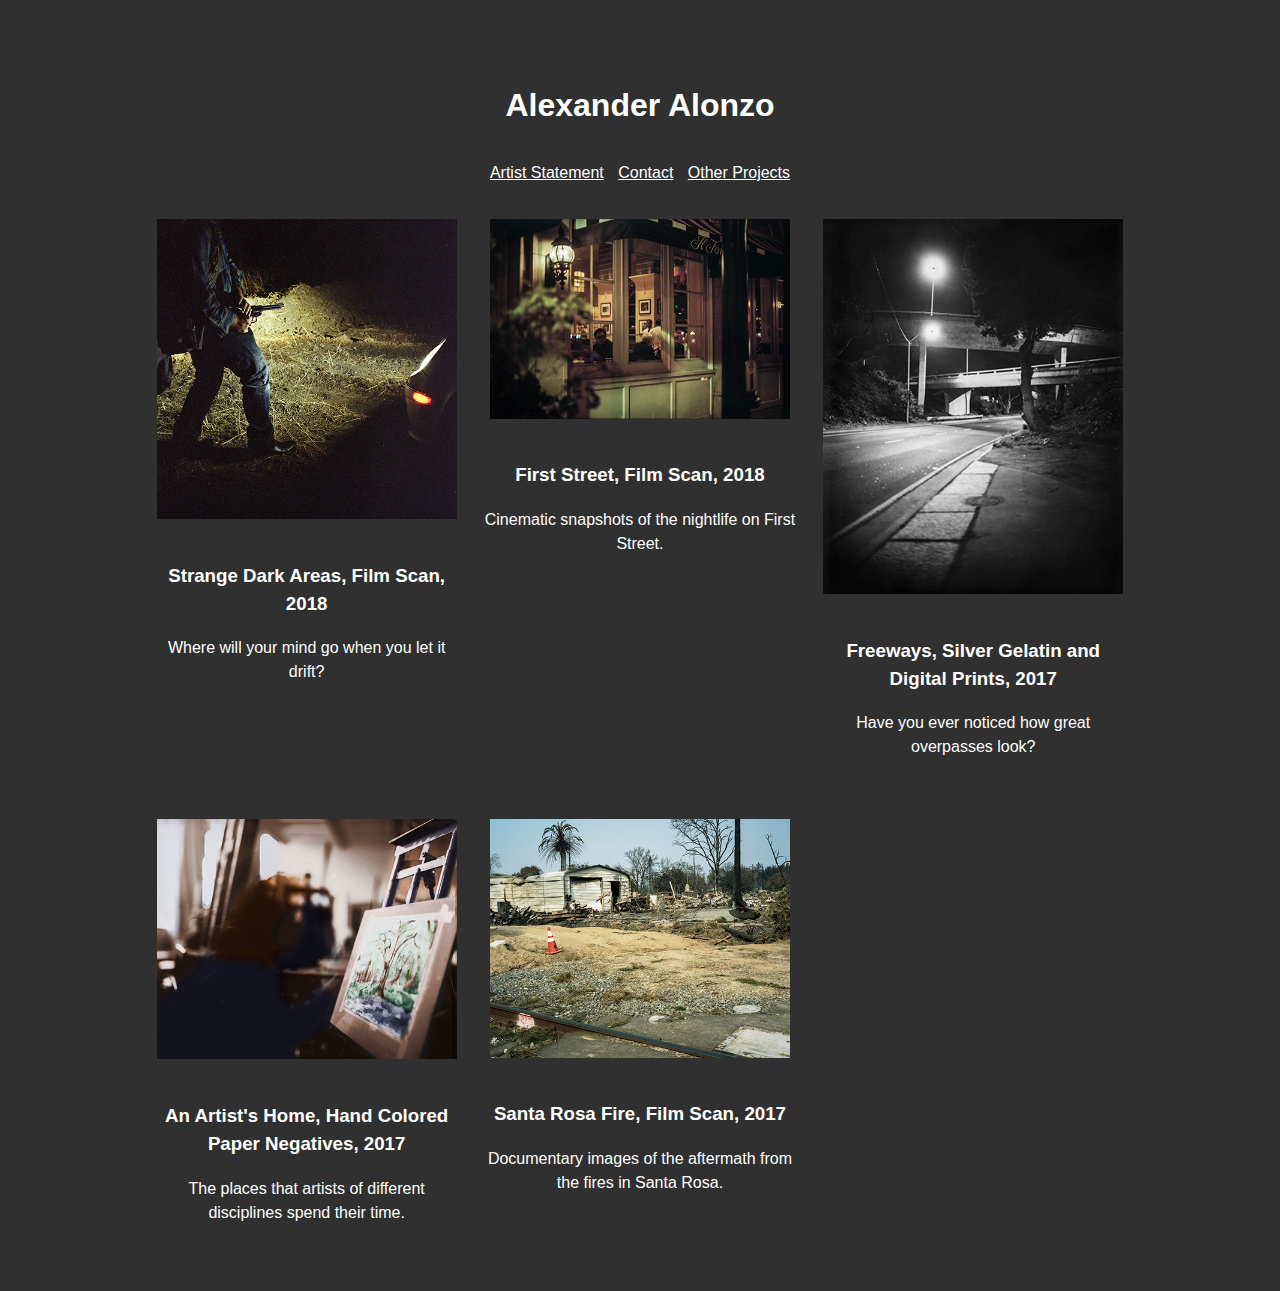
<file: index.html>
<!DOCTYPE html>
<html lang="en" dir="ltr">
  <head>
    <meta charset="utf-8">
    <link rel="stylesheet" type="text/css" href="css/main.css">
    <title> Alexander Alonzo Portfolio </title>
  </head>
  <body>

    <h1>Alexander Alonzo</h1>
    <div class="links">
    <a href="statement.html">Artist Statement</a>

    <a href="contact.html">Contact</a>

    <a href="otherprojects.html">Other Projects</a>

    <!-- <a href="art74.html">Art 74 Portfolio</a> -->
    </div>

    <div class="row">


    <div class="column">
    <a href="strangedarkareas.html">
    <img src="images/indeximages/alexportrait.jpg" alt="Fine Art" width="300"></a>
    <h3>Strange Dark Areas, Film Scan, 2018</h3>
    <p> Where will your mind go when you let it drift? </p>
    </div>

    <div class="column">
    <a href="firststreet.html"><img src="images/indeximages/firststreet.jpg" alt="street photography" alt="photography" alt="fine art" width="300"></a>
    <h3>First Street, Film Scan, 2018</h3>
    <p> Cinematic snapshots of the nightlife on First Street. </p>
    </div>


    <div class="column">
    <a href="freeways.html"><img src="images/indeximages/freeway.jpg" alt="Fine Art" alt="Freeway" alt="overpass" alt="bay area" width="300"></a>
    <h3> Freeways, Silver Gelatin and Digital Prints, 2017</h3>
    <p> Have you ever noticed how great overpasses look? </p>
    </div>

    </div>

    <div class="row">

    <div class="column">
    <a href="clientshoot.html"><img src="images/indeximages/clientshoot.jpg" alt="Fine Art" width="300"></a>
    <h3>An Artist's Home, Hand Colored Paper Negatives, 2017</h3>
    <p> The places that artists of different disciplines spend their time. </p>
    </div>

    <div class="column">
    <a href="santarosafire.html"><img src="images/indeximages/santarosafire.jpg" alt="Santa Rosa" alt="Fire" alt="Fine Art" width="300"></a>
    <h3> Santa Rosa Fire, Film Scan, 2017</h3>
    <p> Documentary images of the aftermath from the fires in Santa Rosa. </p>
  </div>

    </div>

    <!-- <div class="portfolio-item">
    <a href="strangedarkareas.html"><img src="images/indeximages/alexportrait.jpg" alt="Fine Art"></a>
    <h3>Strange Dark Areas, Color Film Scan, 2018</h3>
    <p> Where will your mind go when you let it drift? </p>
    </div>

    <div class="portfolio-item">
    <a href="firststreet.html"><img src="images/indeximages/firststreet.jpg" alt="street photography" alt="photography" alt="fine art"></a>
    <h3>First Street, Color Film Scan, 2018</h3>
    <p> Cinematic snapshots of the nightlife on First Street. </p>
    </div>

    <div class="portfolio-item">
    <a href="freeways.html"><img src="images/indeximages/freeway.jpg" alt="Fine Art" alt="Freeway" alt="overpass" alt="bay area"></a>
    <h3> Freeways, Silver Gelatin and Digital Prints, 2017</h3>
    <p> Have you ever noticed how great overpasses look? </p>
    </div>

    <div class="portfolio-item">
    <a href="clientshoot.html"><img src="images/indeximages/clientshoot.jpg" alt="Fine Art"></a>
    <h3> An Artist's Home, Hand Colored Paper Negatives, 2017</h3>
    <p> The places that artists of different disciplines spend their time. </p>
    </div>

    <div class="portfolio-item">
    <a href="santarosafire.html"><img src="images/indeximages/santarosafire.jpg" alt="Santa Rosa" alt="Fire" alt="Fine Art"></a>
    <h3> Santa Rosa Fire, Film Scans, 2017</h3>
    <p> Documentary images of the aftermath from the fires in Santa Rosa. </p>
  </div> -->

  </body>
</html>
</file>
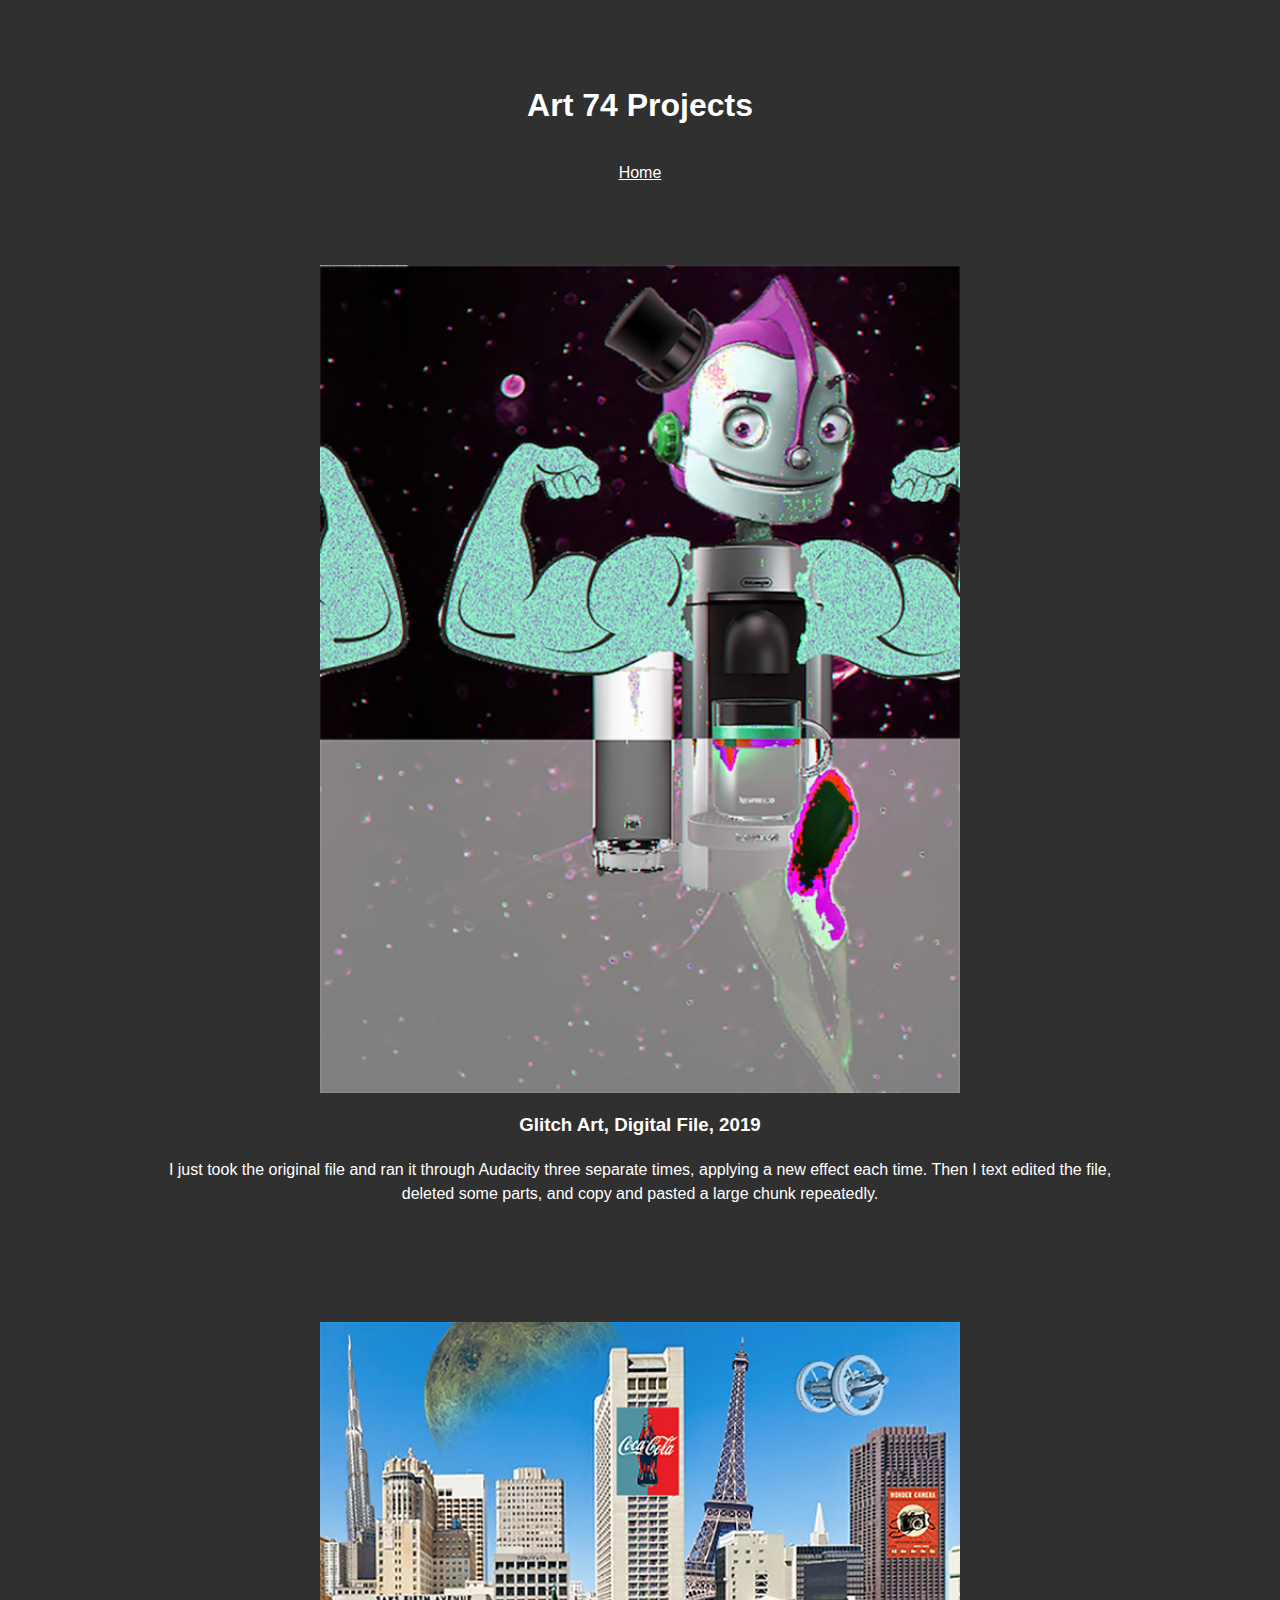
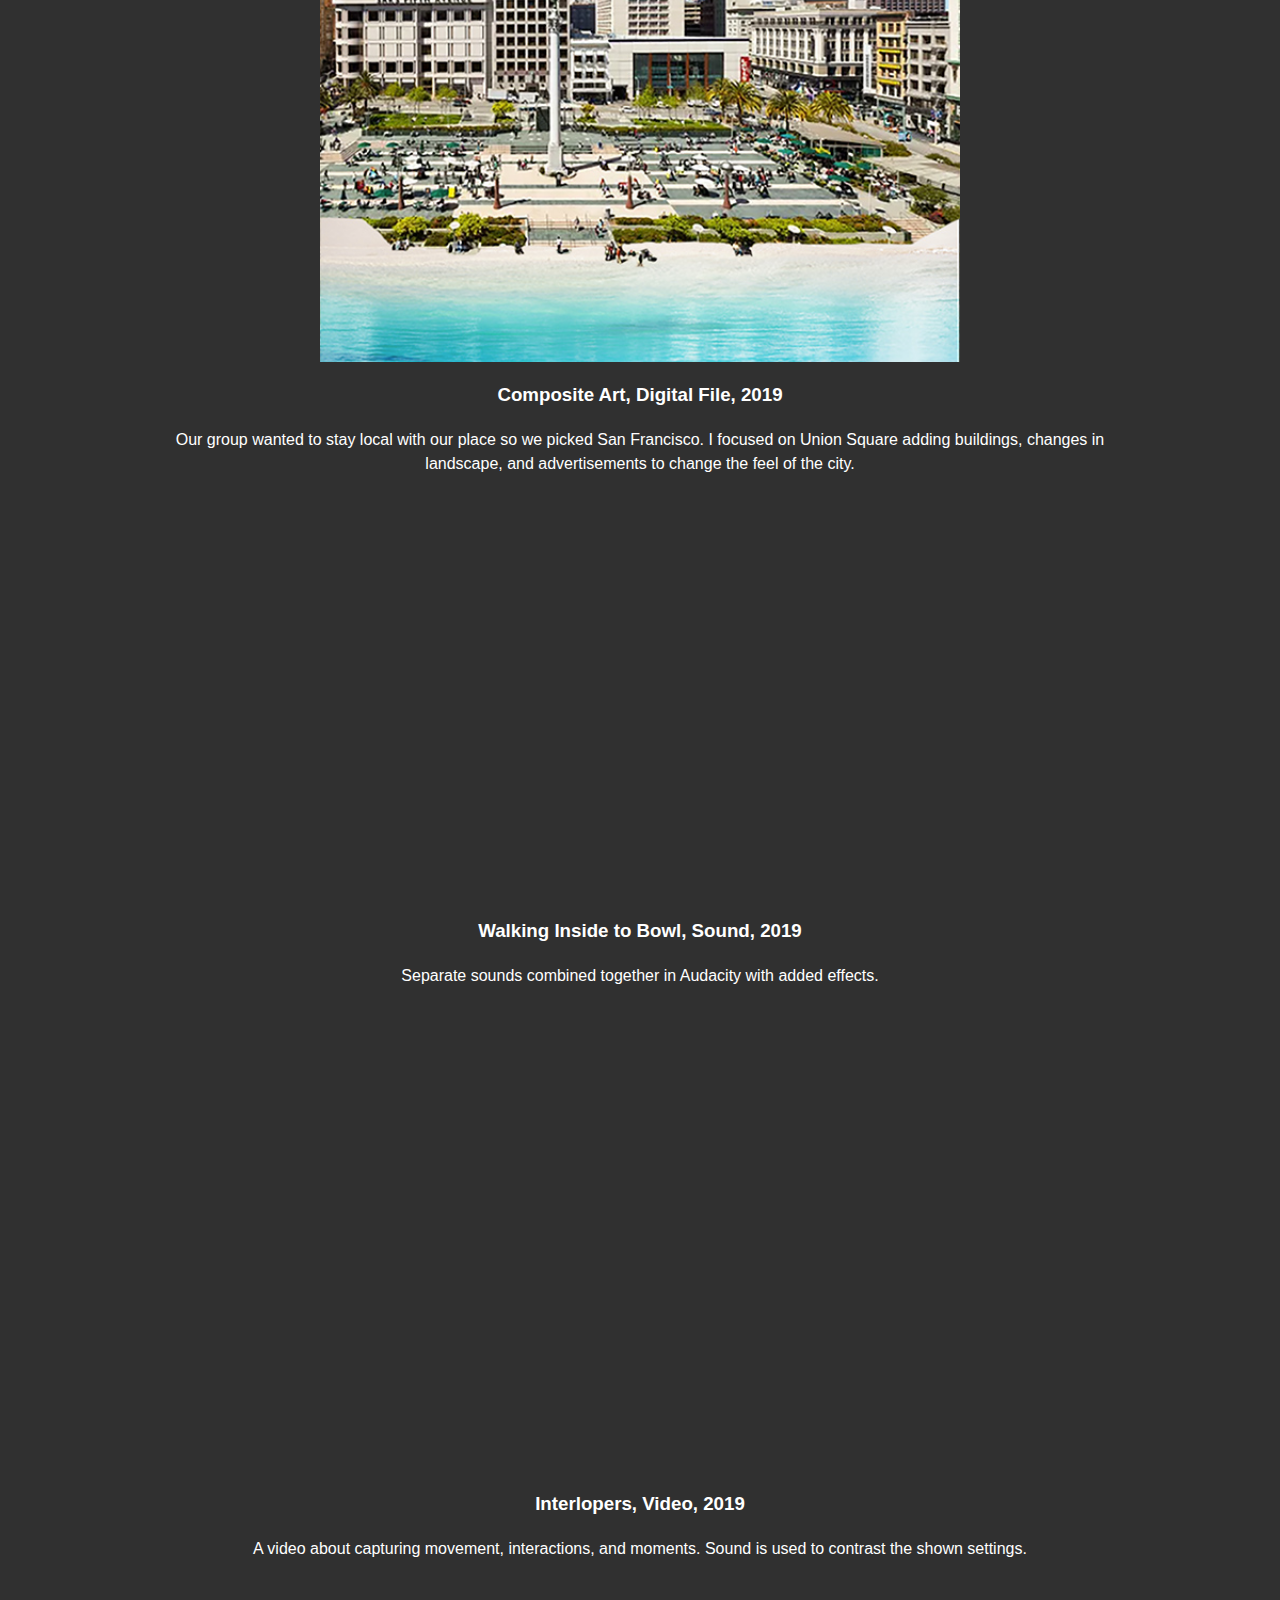
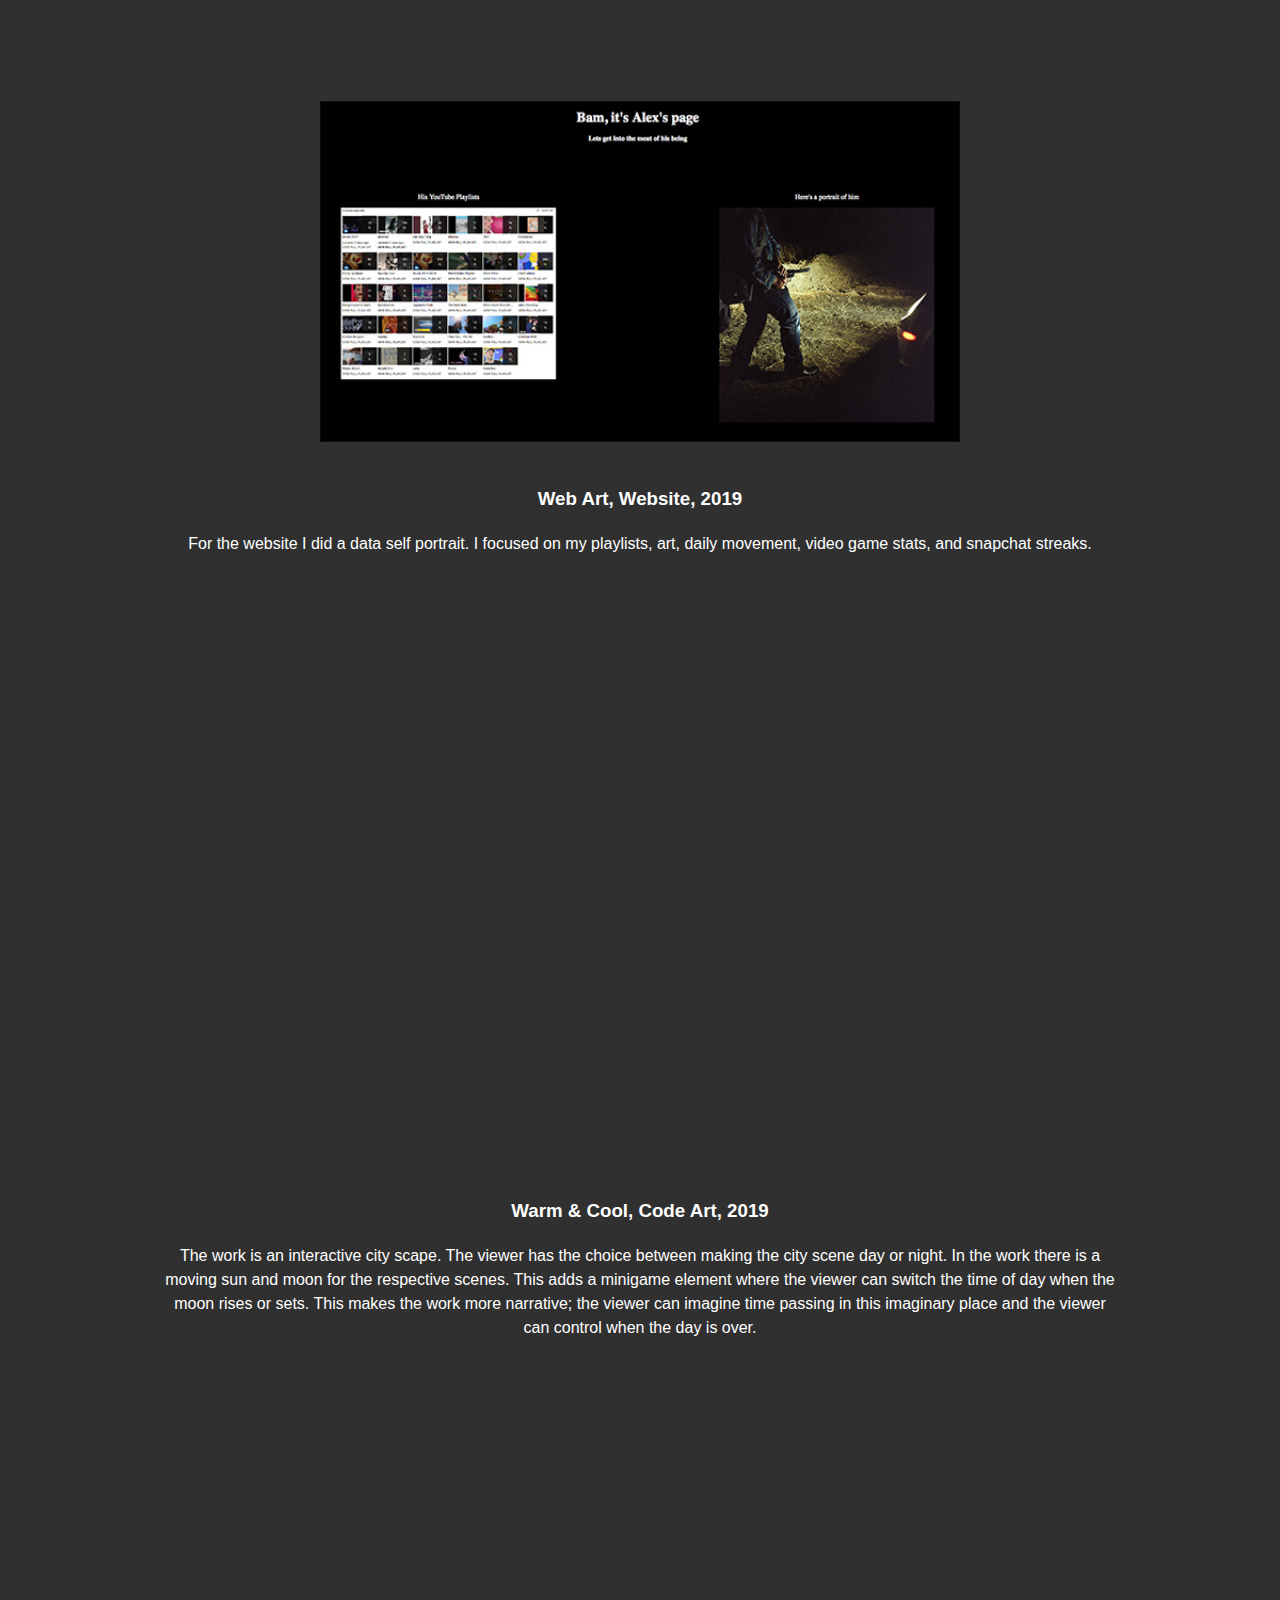
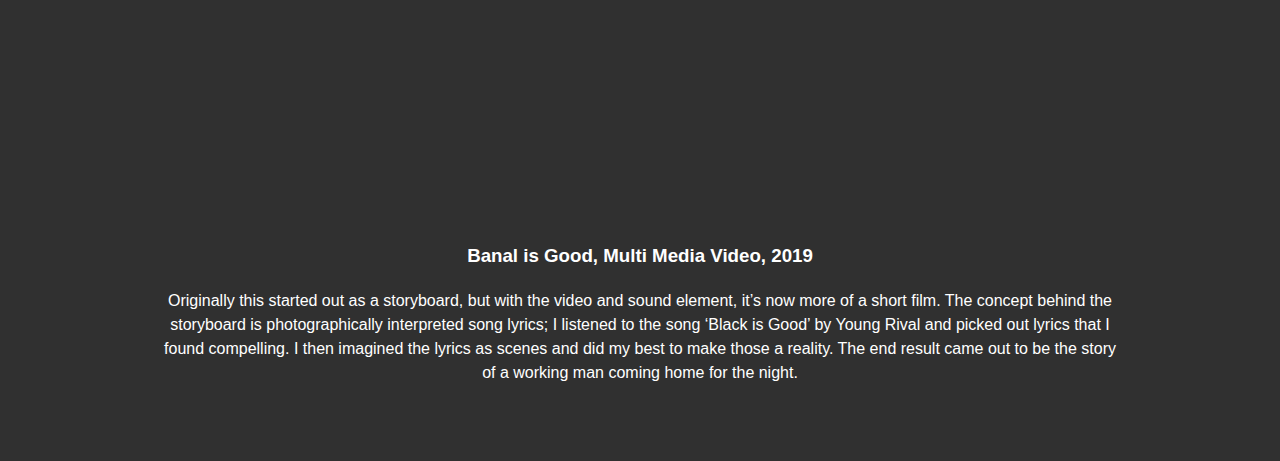
<file: art74.html>
<!DOCTYPE html>
<html lang="en" dir="ltr">
  <head>
    <meta charset="utf-8">
    <link rel="stylesheet" type="text/css" href="css/main.css">
    <title> Art 74 Portfolio </title>
  </head>
  <body>

    <h1>Art 74 Projects</h1>
    <a href="index.html"> Home </a>

    <div class="portfolio-item">
    <img src="images/art74/glitch.jpg" width="640" alt="Glitch Art">
    <h3>Glitch Art, Digital File, 2019</h3>
    <p> I just took the original file and ran it through Audacity three separate times, applying a new effect each time. Then I text edited the file, deleted some parts, and copy and pasted a large chunk repeatedly. </p>
    </div>

    <div class="portfolio-item">
    <img src="images/art74/composite.jpg" width="640" alt="Composite Art">
    <h3>Composite Art, Digital File, 2019</h3>
    <p> Our group wanted to stay local with our place so we picked San Francisco. I focused on Union Square adding buildings, changes in landscape, and advertisements to change the feel of the city.  </p>
    </div>

    <div class="portfolio-item">
    <iframe width="100%" height="300" scrolling="no" frameborder="no" allow="autoplay" src="https://w.soundcloud.com/player/?url=https%3A//api.soundcloud.com/tracks/581447616&color=%23ff5500&auto_play=false&hide_related=false&show_comments=true&show_user=true&show_reposts=false&show_teaser=true&visual=true"></iframe>
    <h3>Walking Inside to Bowl, Sound, 2019</h3>
    <p>Separate sounds combined together in Audacity with added effects.</p>
    </div>

    <div class="portfolio-item">
    <iframe src="https://player.vimeo.com/video/321682602" width="640" height="360" frameborder="0" webkitallowfullscreen mozallowfullscreen allowfullscreen></iframe>
    <h3>Interlopers, Video, 2019</h3>
    <p>A video about capturing movement, interactions, and moments. Sound is used to contrast the shown settings.</p>
    </div>

    <div class="portfolio-item">
    <a href="https://alexalonzo177.github.io/alex-annie-xin/alex.html"> <img src="images/art74/website.jpg" width="640" alt="Web Art"> </a>
    <h3>Web Art, Website, 2019</h3>
    <p> For the website I did a data self portrait. I focused on my playlists, art, daily movement, video game stats, and snapchat streaks. </p>
    </div>

    <div class="portfolio-item">
    <iframe src="https://editor.p5js.org/alonzo273/embed/Aiw01HQAy" width="600" height="500" frameborder="no" alt="Code Art"> </iframe>
    <h3>Warm & Cool, Code Art, 2019</h3>
    <p> The work is an interactive city scape. The viewer has the choice between making the city scene day or night. In the work there is a moving sun and moon for the respective scenes. This adds a minigame element where the viewer can switch the time of day when the moon rises or sets. This makes the work more narrative; the viewer can imagine time passing in this imaginary place and the viewer can control when the day is over. </p>
    </div>

    <div class="portfolio-item">
      <iframe src="https://player.vimeo.com/video/335804635" width="640" height="360" frameborder="0" allow="autoplay; fullscreen" allowfullscreen></iframe>
    <h3>Banal is Good, Multi Media Video, 2019</h3>
    <p>Originally this started out as a storyboard, but with the video and sound element, it’s now more of a short film. The concept behind the storyboard is photographically interpreted song lyrics; I listened to the song ‘Black is Good’ by Young Rival and picked out lyrics that I found compelling. I then imagined the lyrics as scenes and did my best to make those a reality. The end result came out to be the story of a working man coming home for the night.</p>
    </div>

  </body>
</html>
</file>
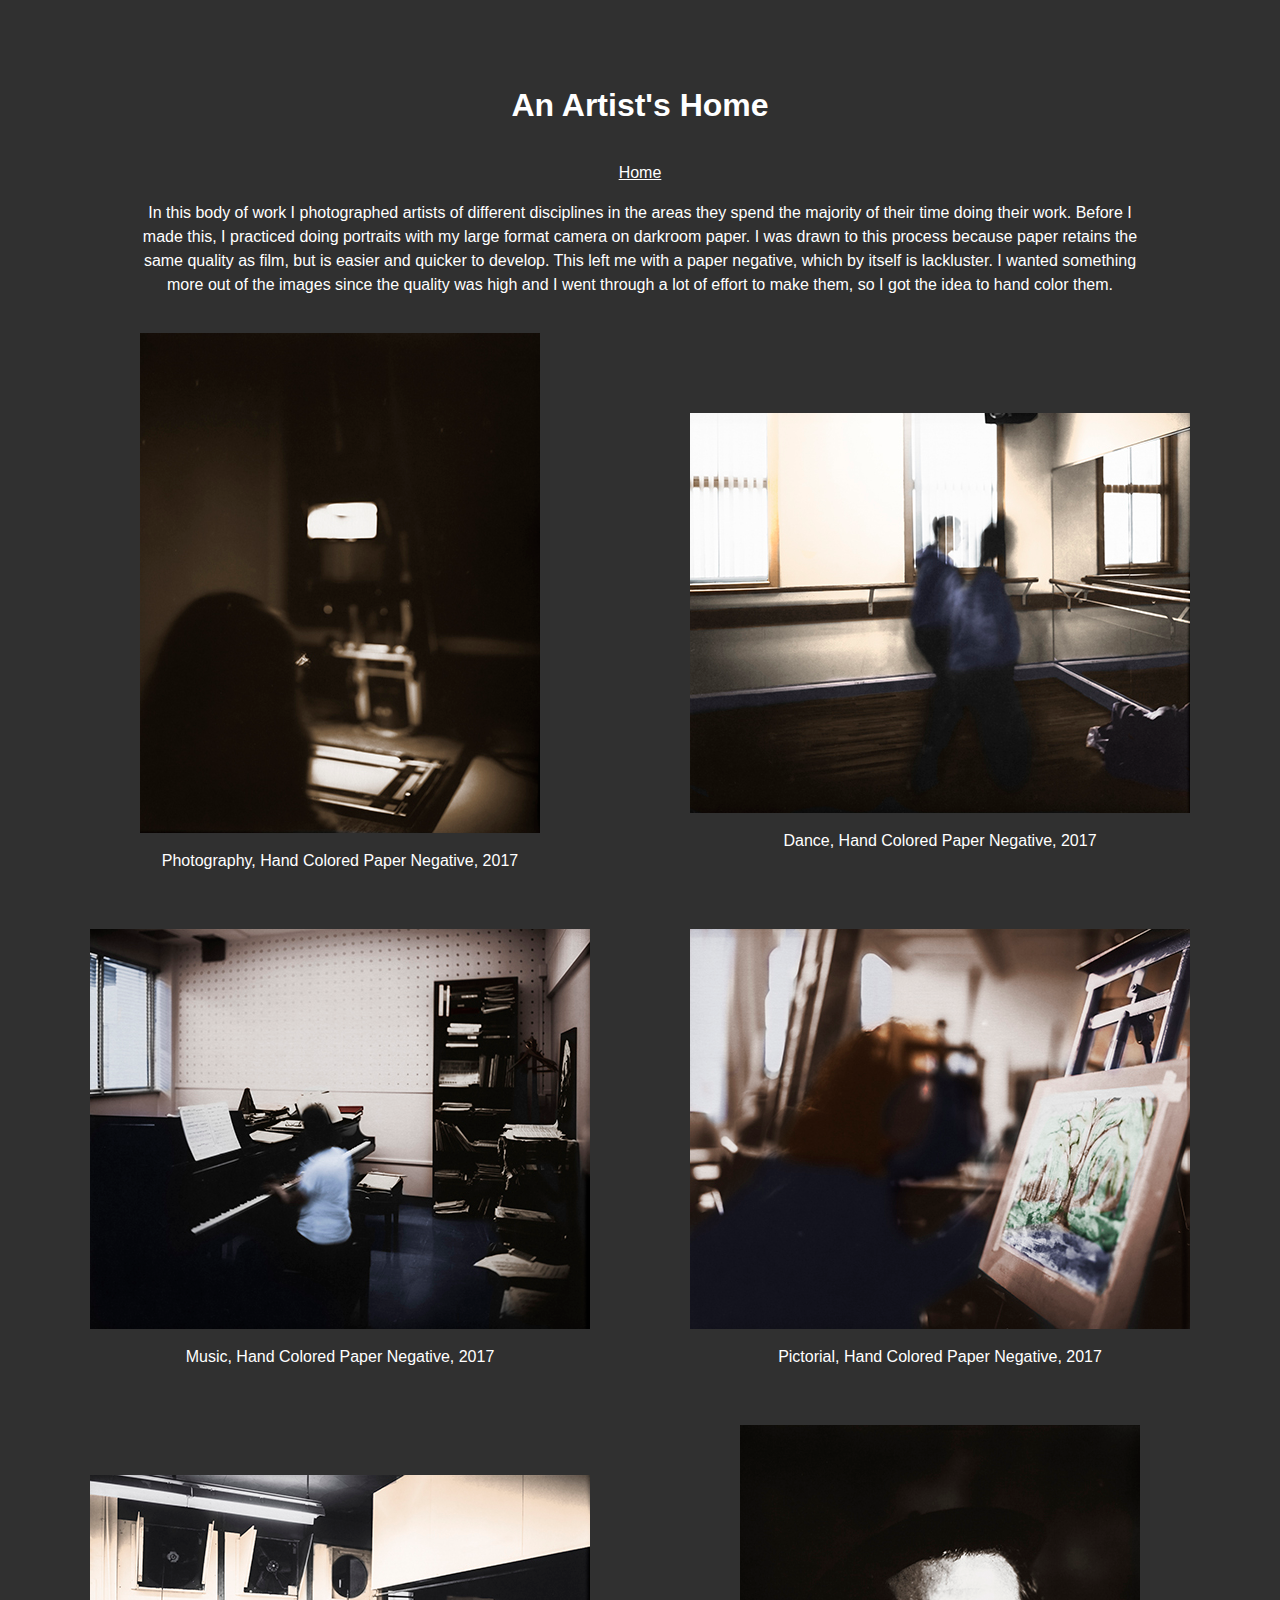
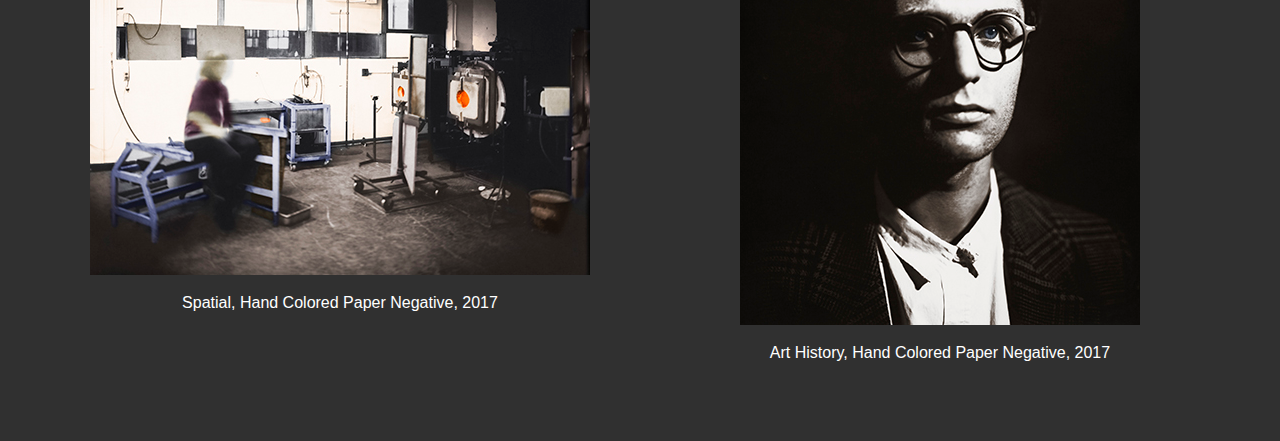
<file: clientshoot.html>
<!DOCTYPE html>

<html>

    <head>
        <title>An Artist's Home</title>
        <link rel="stylesheet" type="text/css" href="css/main.css" >
    </head>

    <body>
      <h1>An Artist's Home</h1>
        <a href="index.html"> Home </a>
      <p> In this body of work I photographed artists of different disciplines in the areas they spend the majority of their time doing their work. Before I made this, I practiced doing portraits with my large format camera on darkroom paper. I was drawn to this process because paper retains the same quality as film, but is easier and quicker to develop. This left me with a paper negative, which by itself is lackluster. I wanted something more out of the images since the quality was high and I went through a lot of effort to make them, so I got the idea to hand color them. </p>

    <div id="alexpage1">
      <img src="images/clientshoot/1.jpg" alt="Fine Art">
      <p> Photography, Hand Colored Paper Negative, 2017 </p>
    </div>

    <div id="alexLandscapeRight">
      <img src="images/clientshoot/2.jpg" alt="Fine Art">
      <p> Dance, Hand Colored Paper Negative, 2017 </p>
    </div>

    <div id="alexpage3">
      <p> </p>
    </div>

    <div id="alexpage1">
      <img src="images/clientshoot/3.jpg" alt="Fine Art">
      <p> Music, Hand Colored Paper Negative, 2017 </p>
    </div>

    <div id="alexpage2">
      <img src="images/clientshoot/4.jpg" alt="Fine Art">
      <p> Pictorial, Hand Colored Paper Negative, 2017 </p>
    </div>

    <div id="alexpage3">
      <p> </p>
    </div>

    <div id="alexLandscapeLeft">
      <img src="images/clientshoot/5.jpg" alt="Fine Art">
      <p> Spatial, Hand Colored Paper Negative, 2017 </p>
    </div>

    <div id="alexpage2">
      <img src="images/clientshoot/6.jpg" alt="Fine Art">
      <p> Art History, Hand Colored Paper Negative, 2017 </p>
    </div>

    <div id="alexpage3">
      <p> </p>
    </div>

    </body>

</html>
</file>
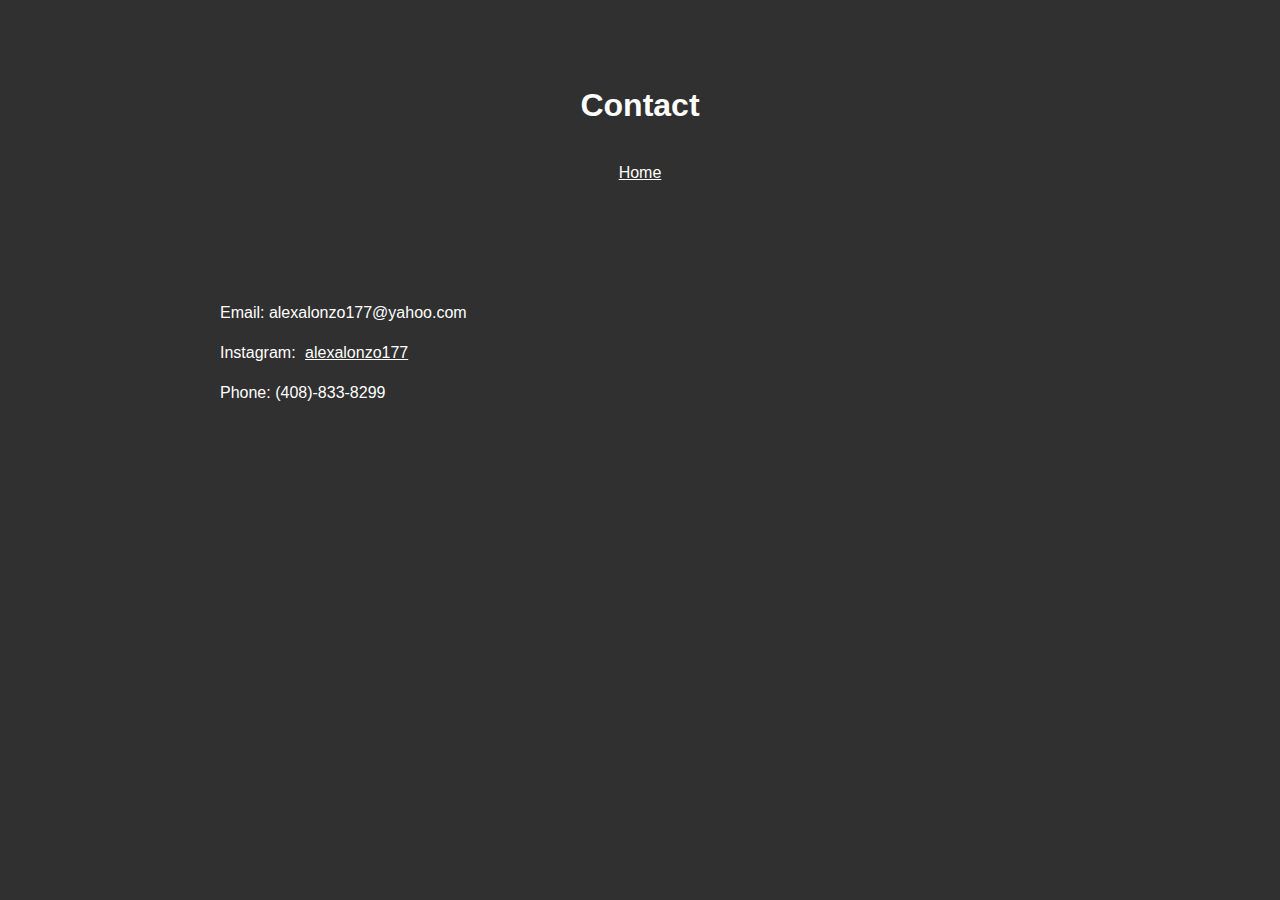
<file: contact.html>
<!DOCTYPE html>
<html lang="en" dir="ltr">
  <head>
    <meta charset="utf-8">
    <link rel="stylesheet" type="text/css" href="css/main.css">
    <title>Contact</title>
  </head>
  <body>
    <h1> Contact </h1>

    <a href="index.html"> Home </a>
    <!-- <a href="otherprojects.html"> Other Projects </a> -->

<div class="statement">

      <p>
      Email: alexalonzo177@yahoo.com
    </p>
    <p>
      Instagram: <a href="https://www.instagram.com/alexalonzo177/"> alexalonzo177 </a>
      </p>
      <p>
        Phone: (408)-833-8299
      </p>

</div>
  </body>
</html>
</file>
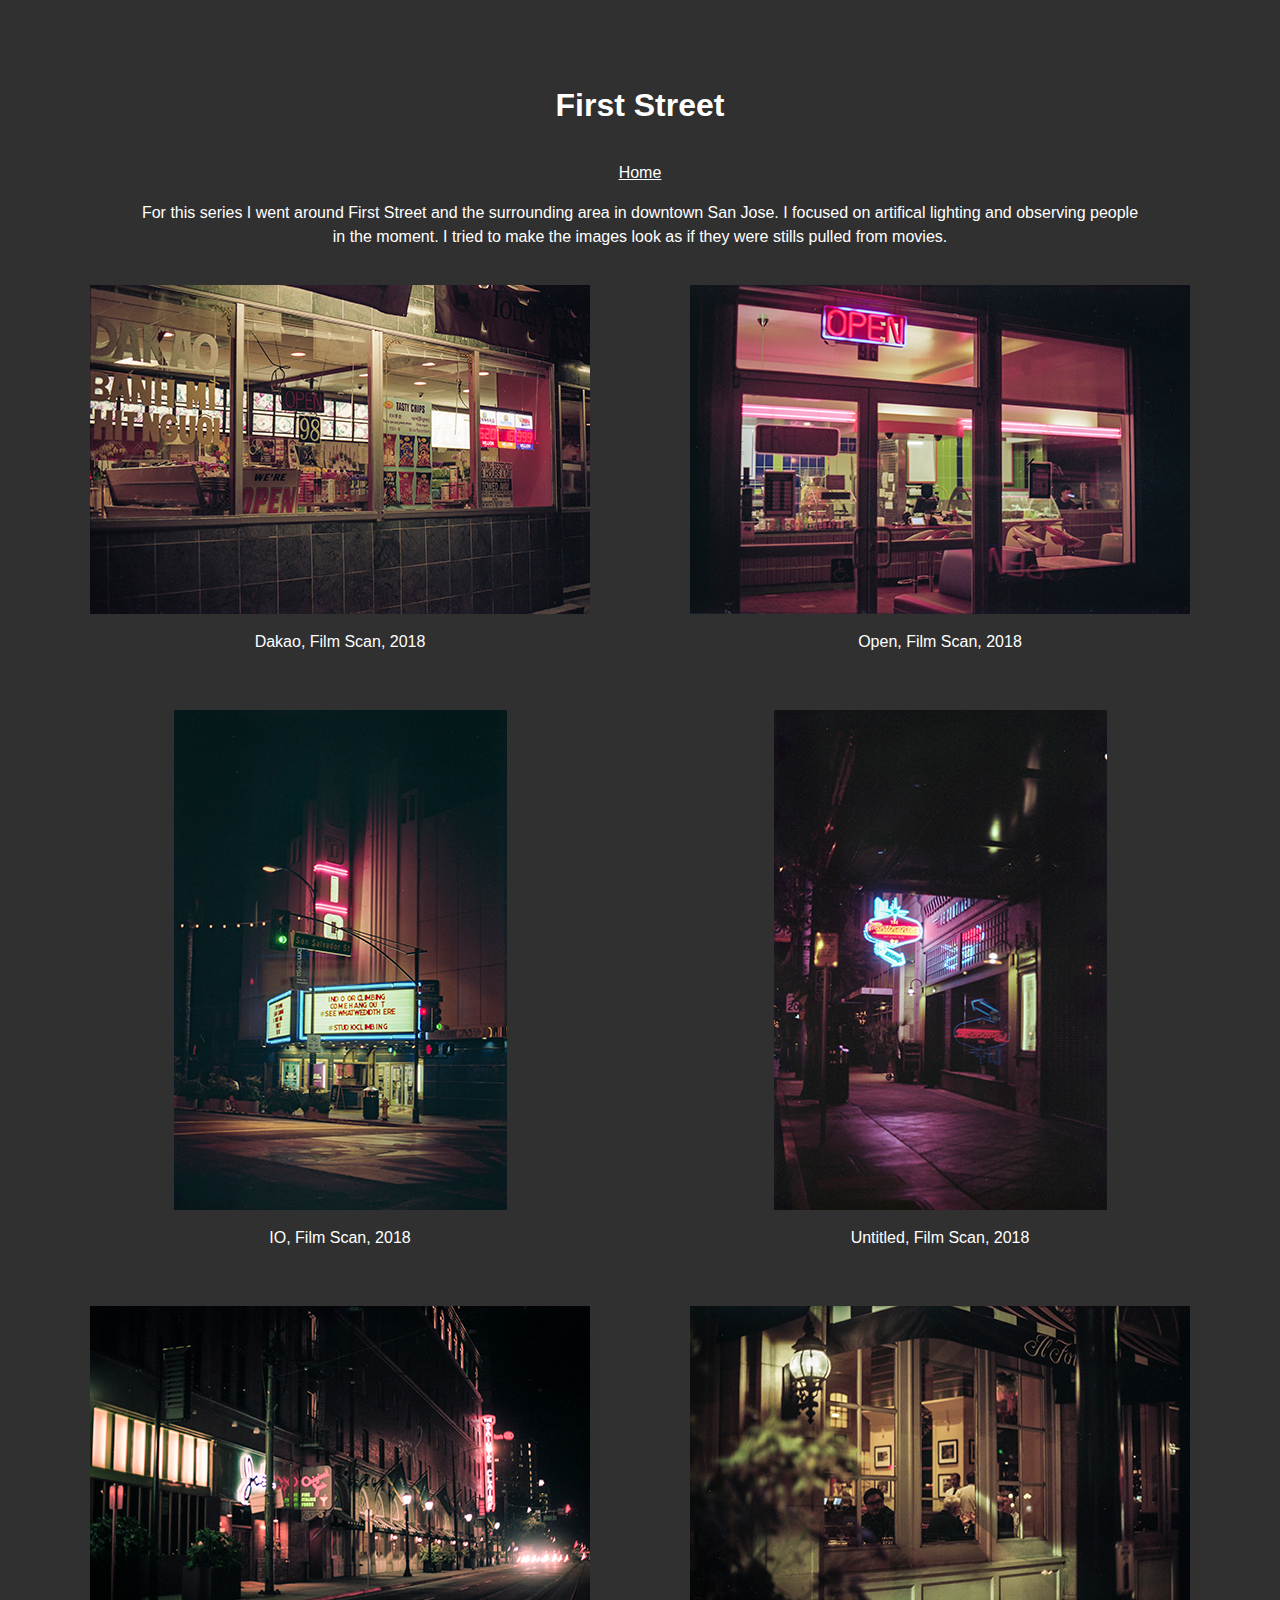
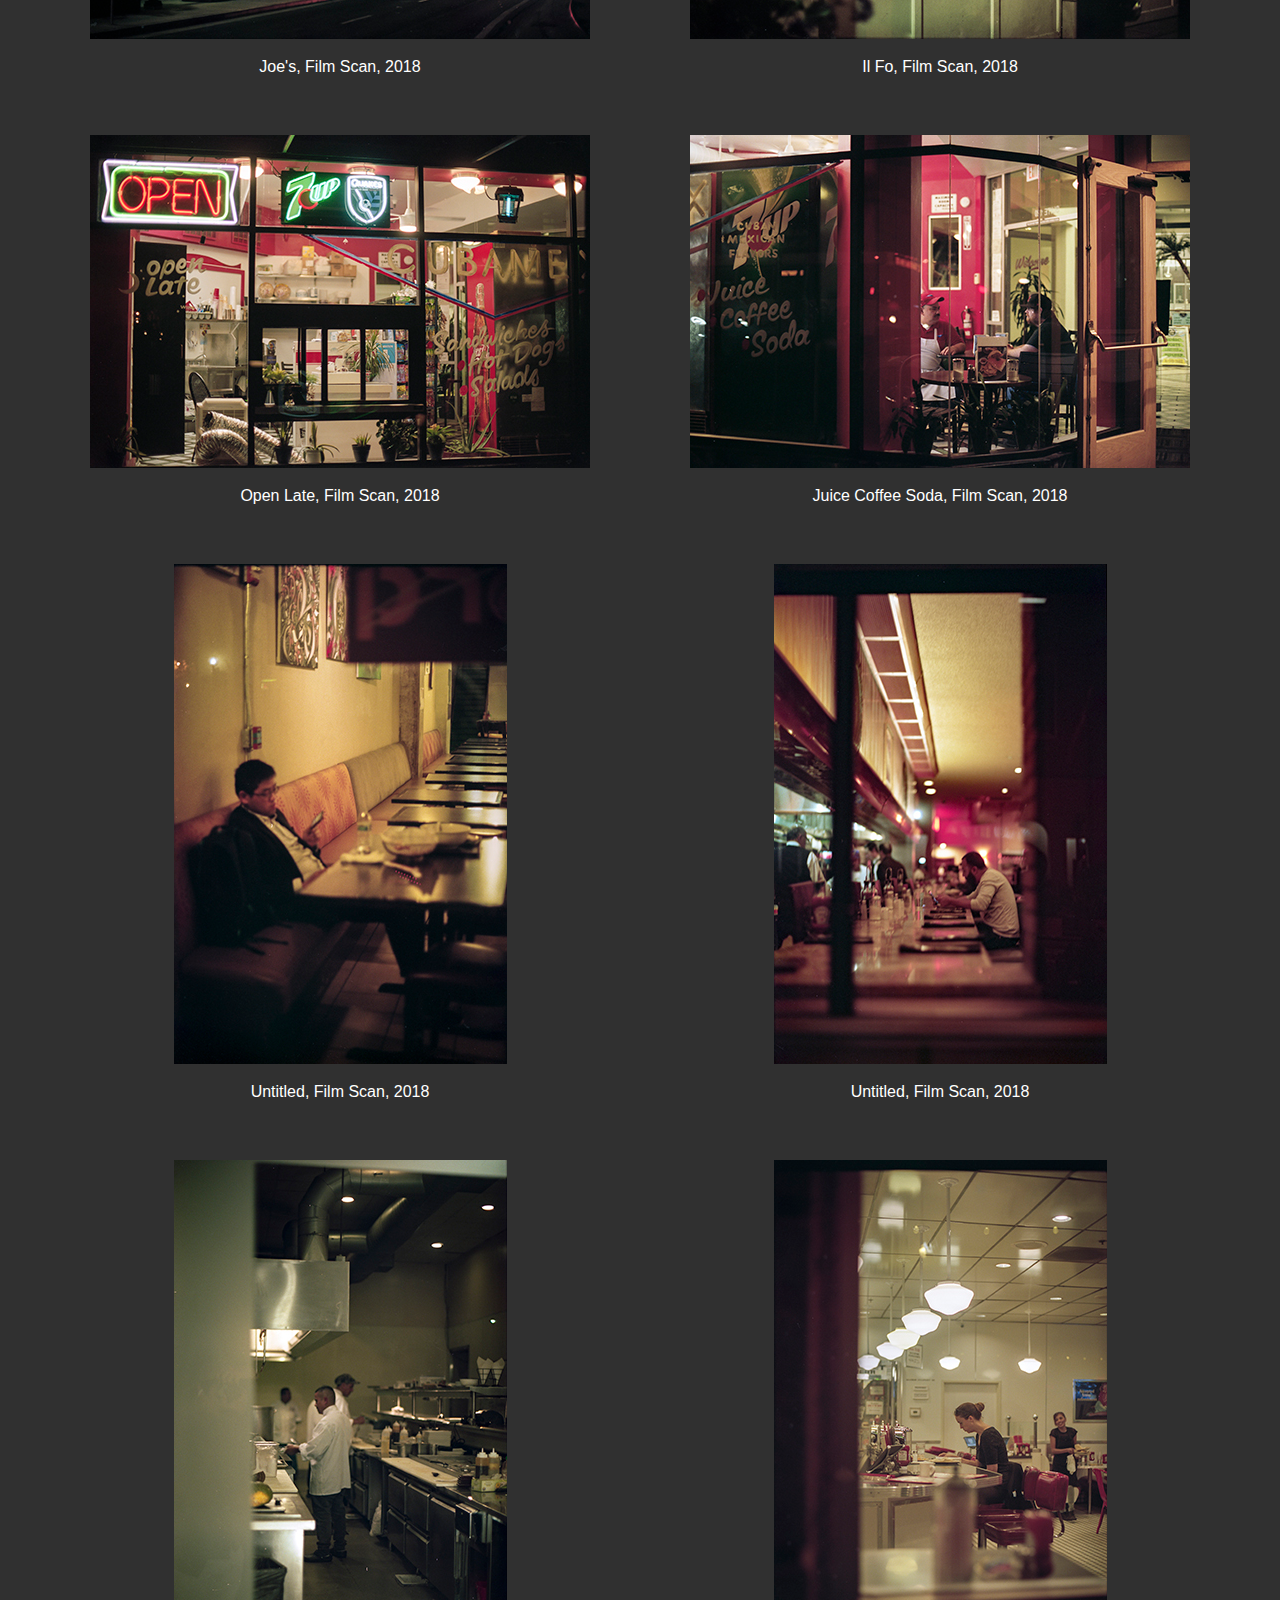
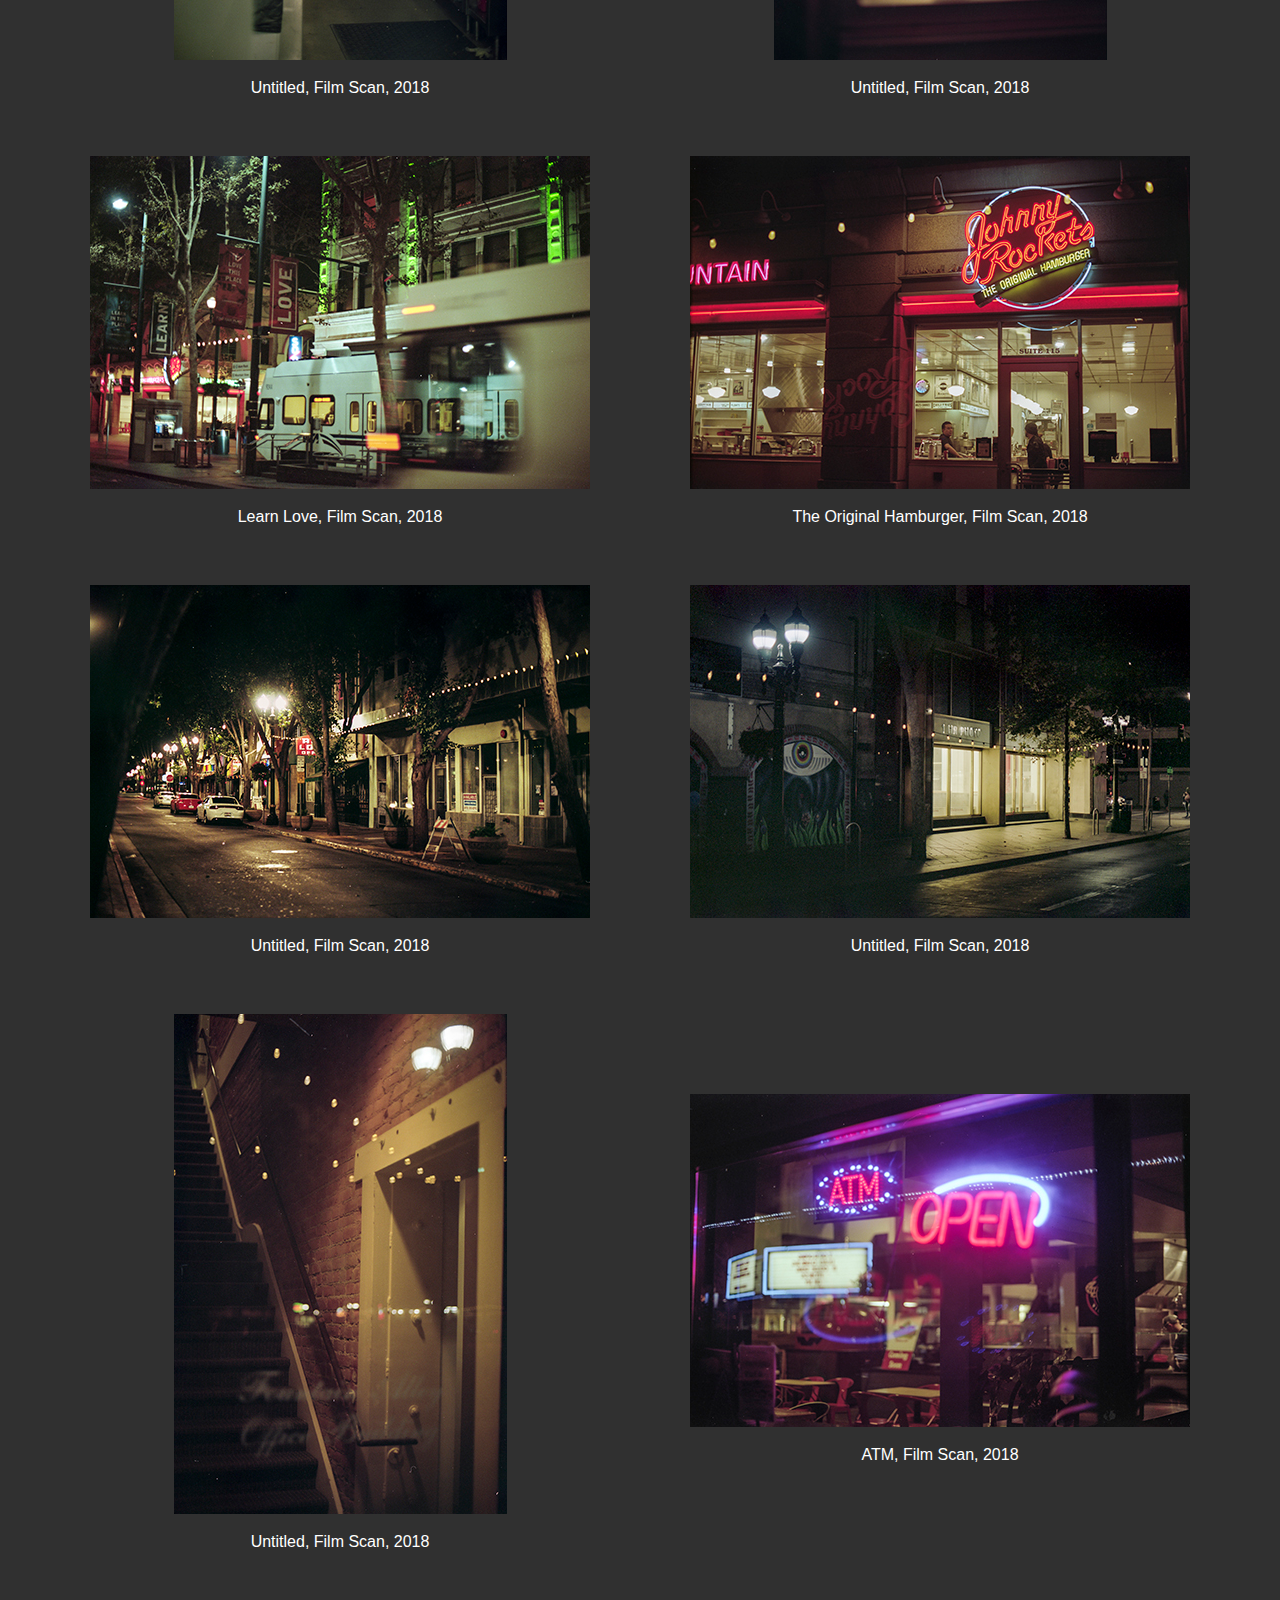
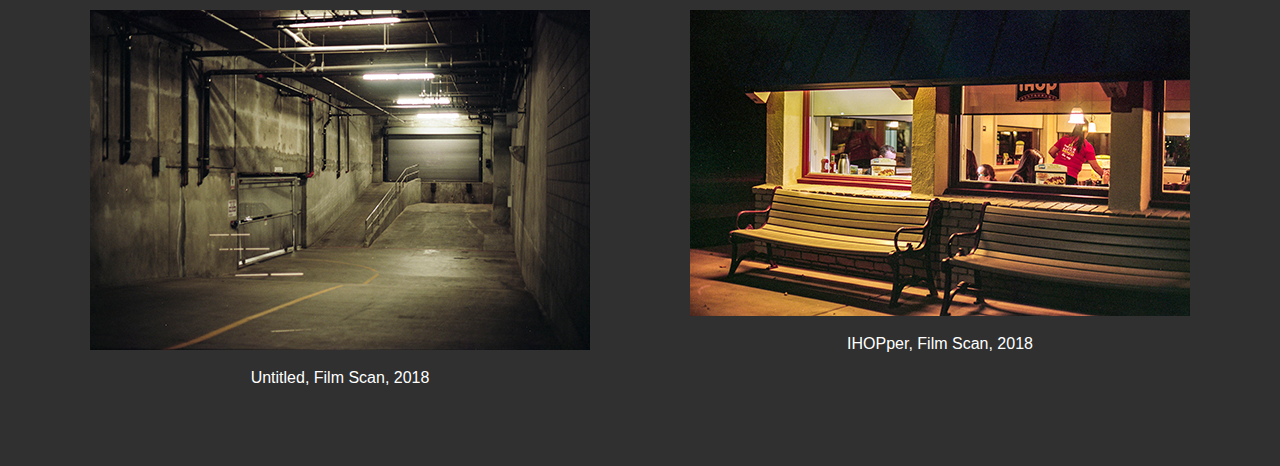
<file: firststreet.html>
<!DOCTYPE html>

<html>

    <head>
        <title>First Street</title>
        <link rel="stylesheet" type="text/css" href="css/main.css" >
    </head>

    <body>
      <h1>First Street</h1>
        <a href="index.html"> Home </a>
      <p> For this series I went around First Street and the surrounding area in downtown San Jose. I focused on artifical lighting and observing people in the moment. I tried to make the images look as if they were stills pulled from movies. </p>

    <div id="alexpage1">
      <img src="images/firststreet/1.jpg" alt="Fine Art" alt="Cafe">
      <p> Dakao, Film Scan, 2018 </p>
    </div>

    <div id="alexpage2">
      <img src="images/firststreet/2.jpg" alt="Fine Art">
      <p> Open, Film Scan, 2018 </p>
    </div>

    <div id="alexpage3">
      <p> </p>
    </div>

    <div id="alexpage1">
      <img src="images/firststreet/3.0.jpg" alt="Fine Art">
      <p> IO, Film Scan, 2018 </p>
    </div>

    <div id="alexpage2">
      <img src="images/firststreet/3.1.jpg" alt="Fine Art">
      <p> Untitled, Film Scan, 2018 </p>
    </div>

    <div id="alexpage3">
      <p> </p>
    </div>

    <div id="alexpage1">
      <img src="images/firststreet/5.jpg" alt="Fine Art">
      <p> Joe's, Film Scan, 2018 </p>
    </div>

    <div id="alexpage2">
      <img src="images/indeximages/firststreet.jpg" alt="Fine Art">
      <p> Il Fo, Film Scan, 2018 </p>
    </div>

    <div id="alexpage3">
      <p> </p>
    </div>

    <div id="alexpage1">
      <img src="images/firststreet/7.jpg" alt="Fine Art">
      <p> Open Late, Film Scan, 2018 </p>
    </div>

    <div id="alexpage2">
      <img src="images/firststreet/8.jpg" alt="Fine Art">
      <p> Juice Coffee Soda, Film Scan, 2018 </p>
    </div>

    <div id="alexpage3">
      <p> </p>
    </div>

    <div id="alexpage1">
      <img src="images/firststreet/9.jpg" alt="Fine Art">
      <p> Untitled, Film Scan, 2018 </p>
    </div>

    <div id="alexpage2">
      <img src="images/firststreet/10.jpg" alt="Fine Art">
      <p> Untitled, Film Scan, 2018 </p>
    </div>

    <div id="alexpage3">
      <p> </p>
    </div>

    <div id="alexpage1">
      <img src="images/firststreet/11.0.jpg" alt="Fine Art">
      <p> Untitled, Film Scan, 2018 </p>
    </div>

    <div id="alexpage2">
      <img src="images/firststreet/11.1.jpg" alt="Fine Art">
      <p> Untitled, Film Scan, 2018 </p>
    </div>

    <div id="alexpage3">
      <p> </p>
    </div>

    <div id="alexpage1">
      <img src="images/firststreet/12.jpg" alt="Fine Art">
      <p> Learn Love, Film Scan, 2018 </p>
    </div>

    <div id="alexpage2">
      <img src="images/firststreet/13.jpg" alt="Fine Art">
      <p> The Original Hamburger, Film Scan, 2018 </p>
    </div>

    <div id="alexpage3">
      <p> </p>
    </div>

    <div id="alexpage1">
      <img src="images/firststreet/15.jpg" alt="Fine Art">
      <p> Untitled, Film Scan, 2018 </p>
    </div>

    <div id="alexpage2">
      <img src="images/firststreet/16.jpg" alt="Fine Art">
      <p> Untitled, Film Scan, 2018 </p>
    </div>

    <div id="alexpage3">
      <p> </p>
    </div>

    <div id="alexpage1">
      <img src="images/firststreet/17.jpg" alt="Fine Art">
      <p> Untitled, Film Scan, 2018 </p>
    </div>

    <div id="alexLandscapeRight">
      <img src="images/firststreet/4.jpg" alt="Fine Art">
      <p> ATM, Film Scan, 2018 </p>
    </div>

    <div id="alexpage3">
      <p> </p>
    </div>

    <div id="alexpage1">
      <img src="images/firststreet/19.jpg" alt="Fine Art">
      <p> Untitled, Film Scan, 2018 </p>
    </div>

    <div id="alexpage2">
      <img src="images/firststreet/20.jpg" alt="Fine Art">
      <p> IHOPper, Film Scan, 2018 </p>
    </div>

    <div id="alexpage3">
      <p> </p>
    </div>

    </body>

</html>
</file>
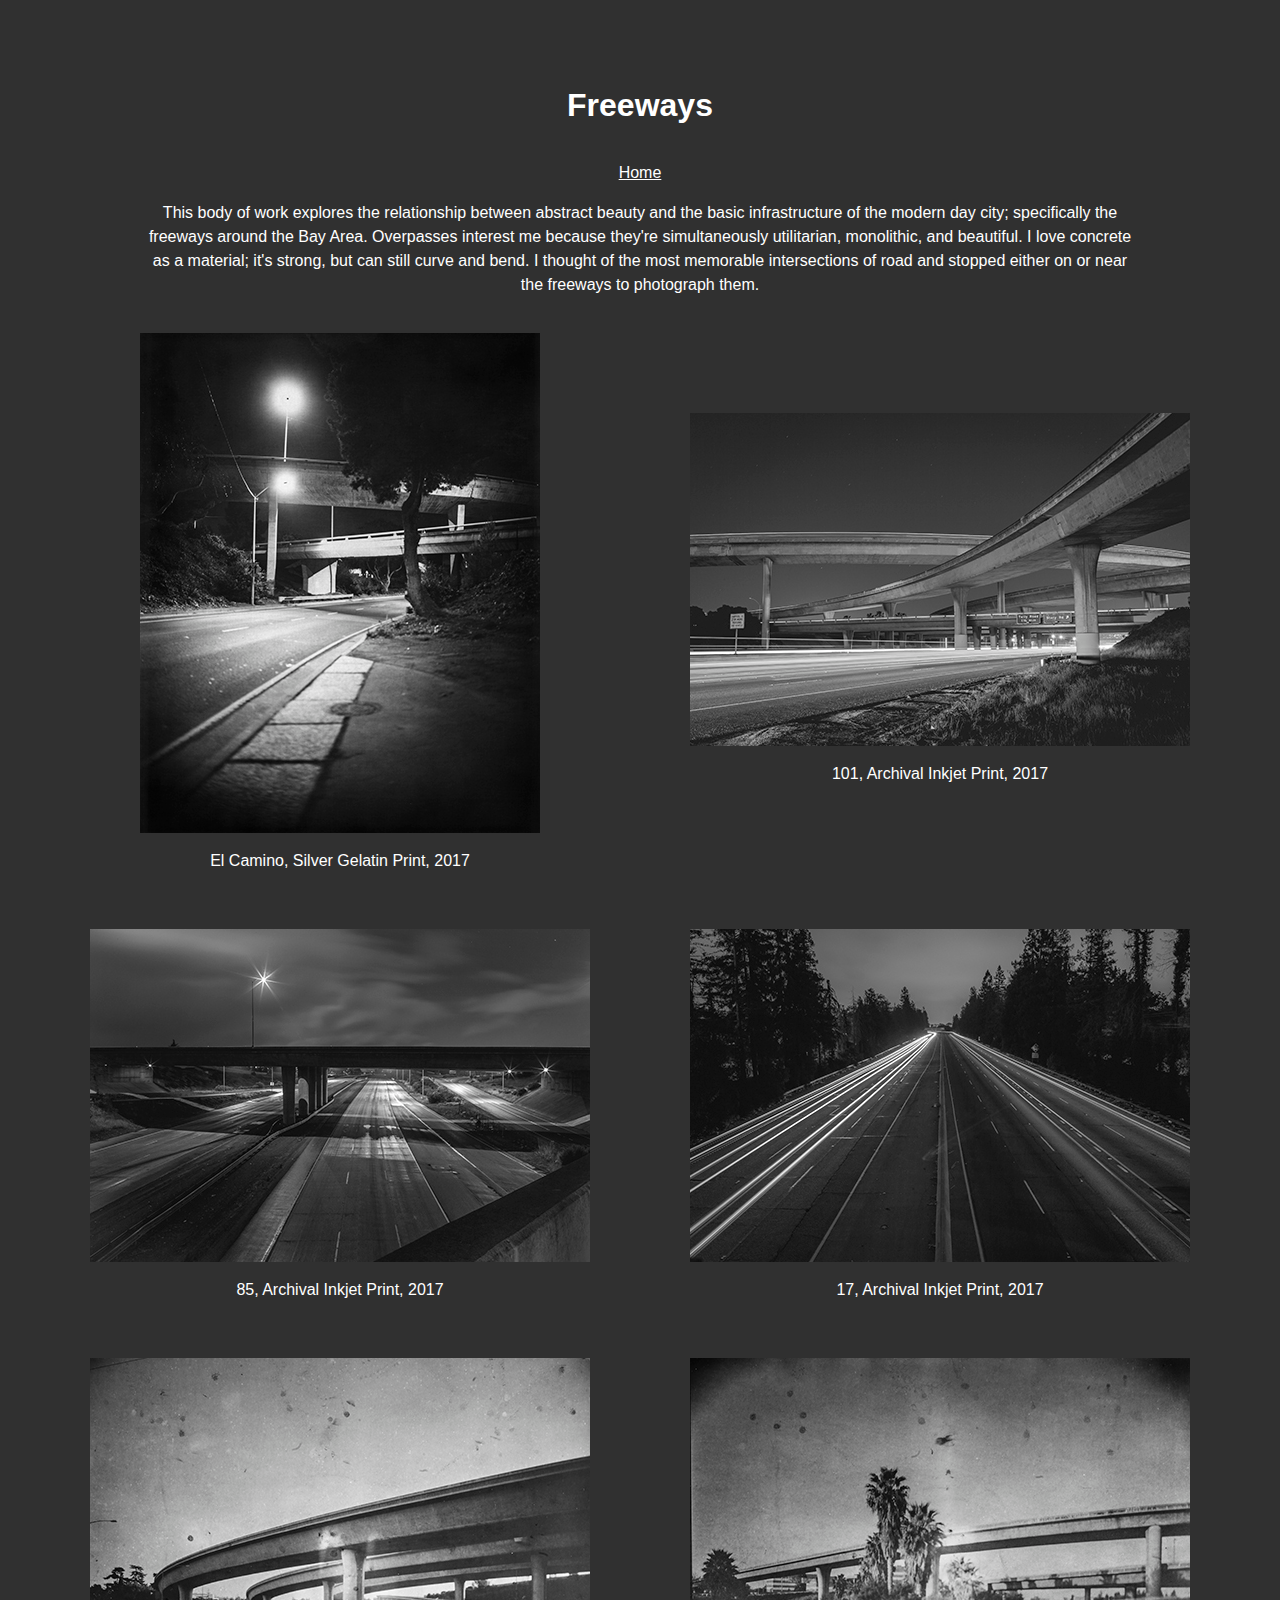
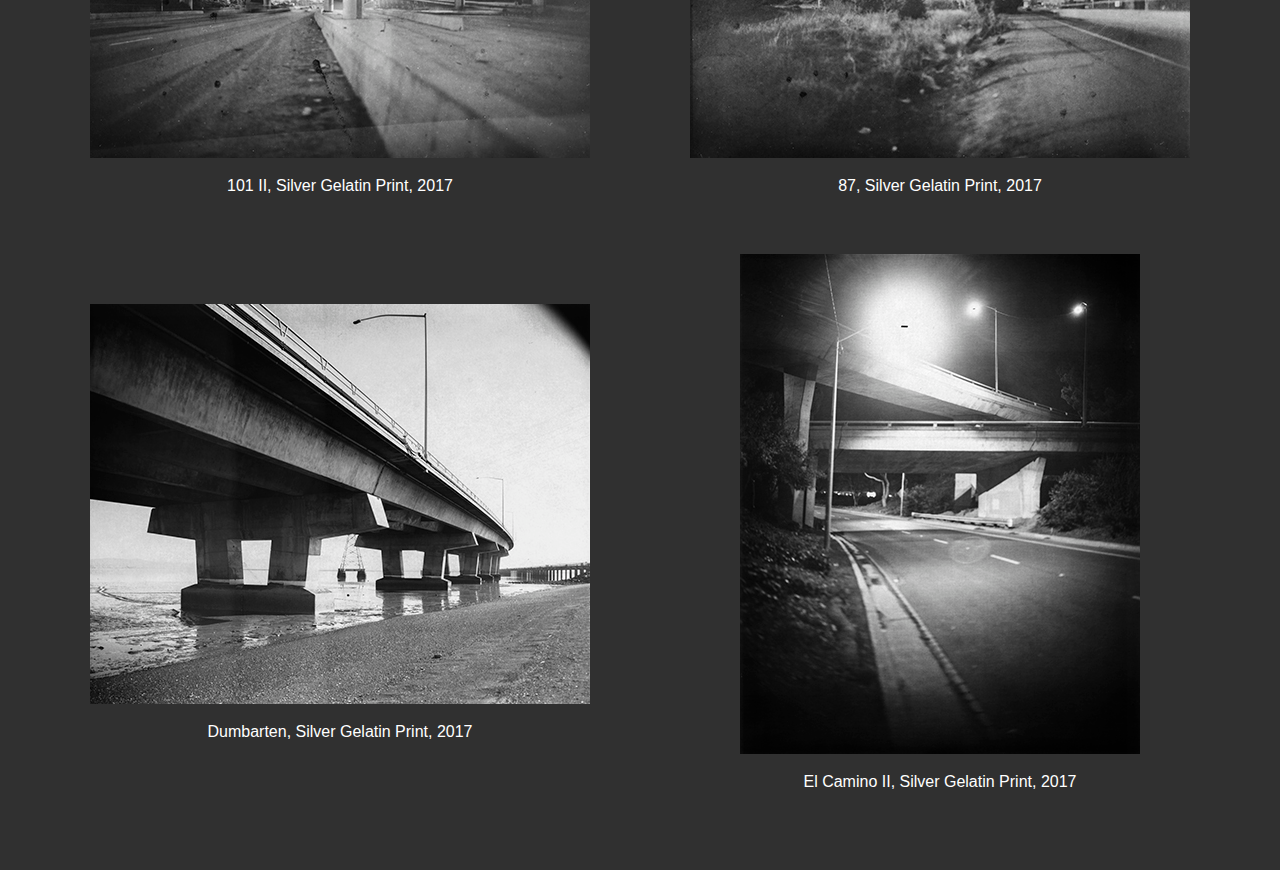
<file: freeways.html>
<!DOCTYPE html>

<html>

    <head>
        <title>Freeways</title>
        <link rel="stylesheet" type="text/css" href="css/main.css" >
    </head>

    <body>
      <h1>Freeways</h1>
        <a href="index.html"> Home </a>
      <p> This body of work explores the relationship between abstract beauty and the basic infrastructure of the modern day city; specifically the freeways around the Bay Area. Overpasses interest me because they're simultaneously utilitarian, monolithic, and beautiful. I love concrete as a material; it's strong, but can still curve and bend. I thought of the most memorable intersections of road and stopped either on or near the freeways to photograph them. </p>

    <div id="alexpage1">
      <img src="images/freeways/1.jpg" alt="Fine Art">
      <p> El Camino, Silver Gelatin Print, 2017 </p>
    </div>

    <div id="alexLandscapeRight">
      <img src="images/freeways/6.jpg" alt="Fine Art">
      <p> 101, Archival Inkjet Print, 2017 </p>
    </div>

    <div id="alexpage3">
      <p> </p>
    </div>

    <div id="alexpage1">
      <img src="images/freeways/7.jpg" alt="Fine Art">
      <p> 85, Archival Inkjet Print, 2017 </p>
    </div>

    <div id="alexpage2">
      <img src="images/freeways/8.jpg" alt="Fine Art">
      <p> 17, Archival Inkjet Print, 2017 </p>
    </div>

    <div id="alexpage3">
      <p> </p>
    </div>

    <div id="alexpage1">
      <img src="images/freeways/3.jpg" alt="Fine Art">
      <p> 101 II, Silver Gelatin Print, 2017 </p>
    </div>

    <div id="alexpage2">
      <img src="images/freeways/4.jpg" alt="Fine Art">
      <p> 87, Silver Gelatin Print, 2017 </p>
    </div>

    <div id="alexpage3">
      <p> </p>
    </div>

    <div id="alexLandscapeLeft">
      <img src="images/freeways/2.jpg" alt="Fine Art">
      <p> Dumbarten, Silver Gelatin Print, 2017 </p>
    </div>

    <div id="alexpage2">
      <img src="images/freeways/5.jpg" alt="Fine Art">
      <p> El Camino II, Silver Gelatin Print, 2017 </p>
    </div>

    <div id="alexpage3">
      <p> </p>
    </div>

    </body>

</html>
</file>
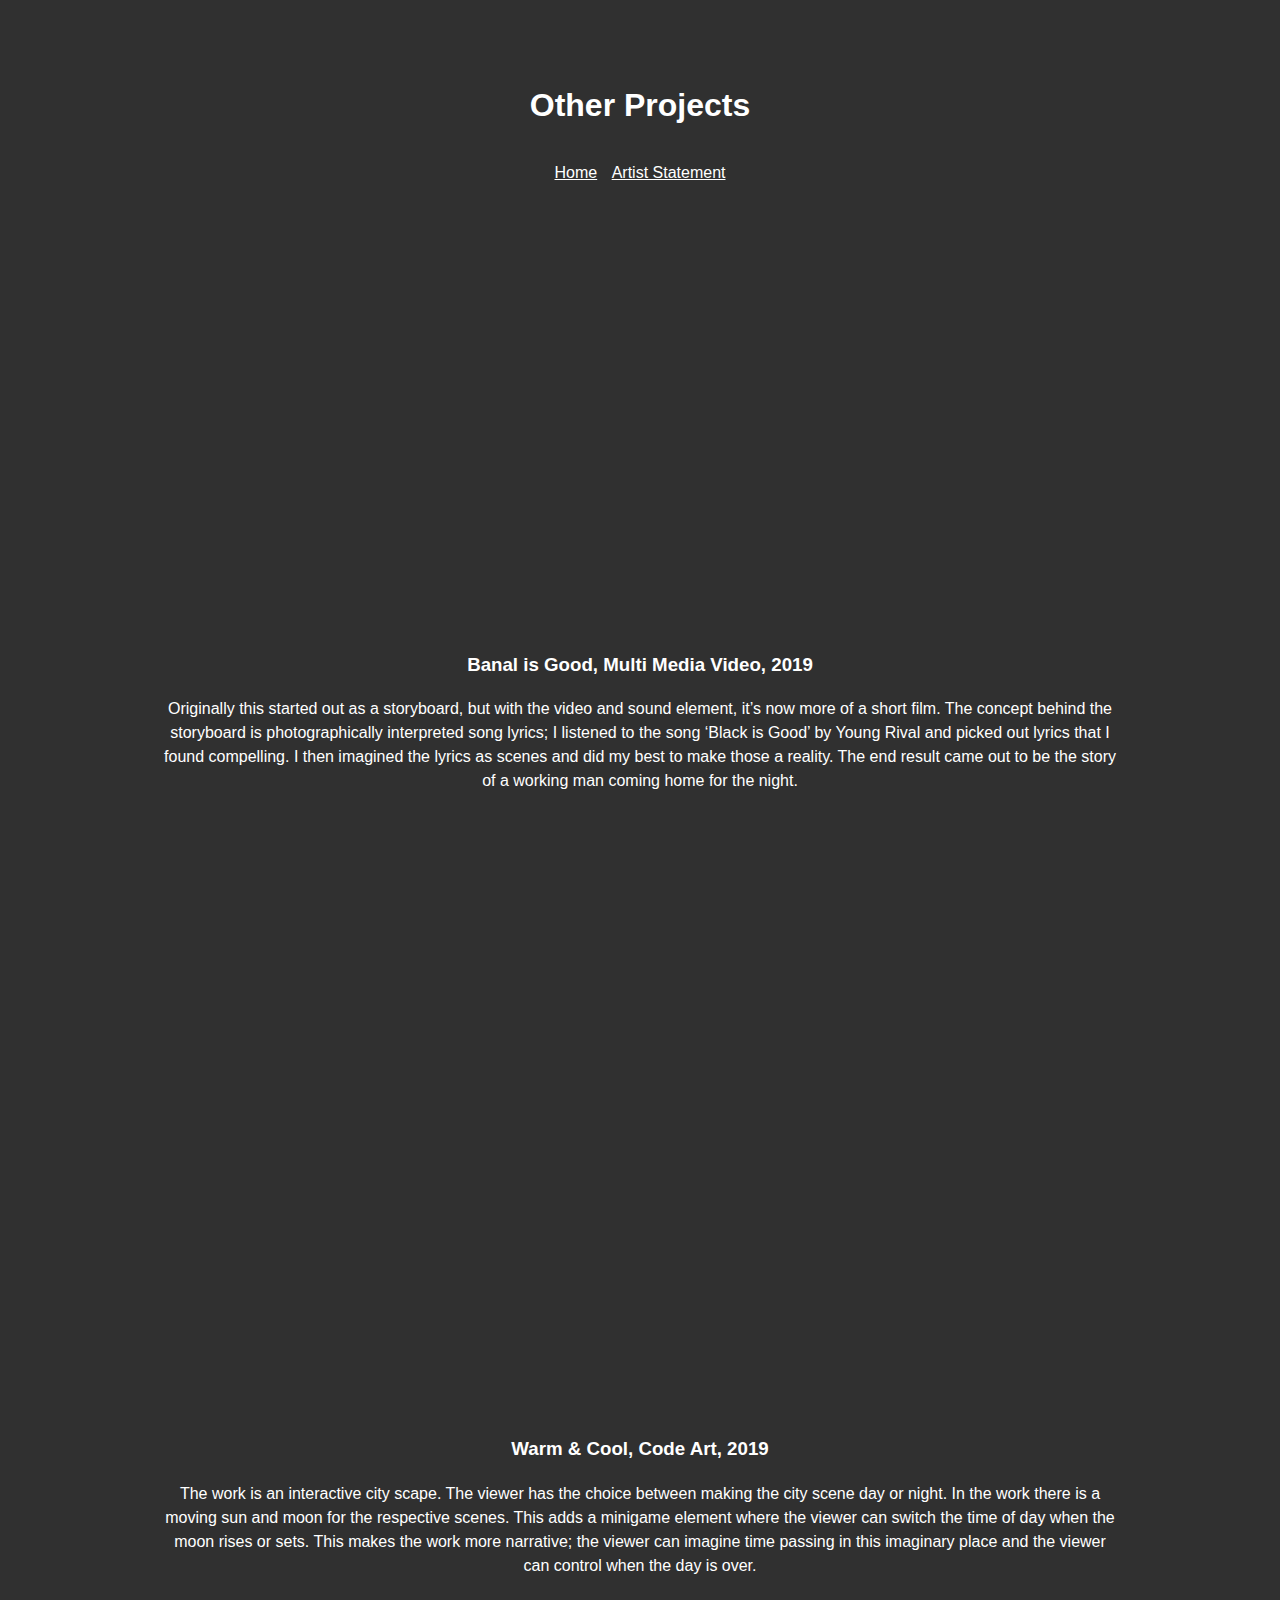
<file: otherprojects.html>
<!DOCTYPE html>
<html lang="en" dir="ltr">
  <head>
    <meta charset="utf-8">
    <link rel="stylesheet" type="text/css" href="css/main.css">
    <title> Other Projects </title>
  </head>
  <body>

    <h1> Other Projects </h1>
    <a href="index.html">Home</a>
    <a href="statement.html">Artist Statement</a>

    <div class="portfolio-item">
      <iframe src="https://player.vimeo.com/video/335804635" width="640" height="360" frameborder="0" allow="autoplay; fullscreen" allowfullscreen></iframe>
    <h3>Banal is Good, Multi Media Video, 2019</h3>
    <p>Originally this started out as a storyboard, but with the video and sound element, it’s now more of a short film. The concept behind the storyboard is photographically interpreted song lyrics; I listened to the song ‘Black is Good’ by Young Rival and picked out lyrics that I found compelling. I then imagined the lyrics as scenes and did my best to make those a reality. The end result came out to be the story of a working man coming home for the night.</p>
    </div>

    <div class="portfolio-item">
    <iframe src="https://editor.p5js.org/alonzo273/embed/Aiw01HQAy" width="600" height="500" frameborder="no" alt="Code Art"> </iframe>
    <h3>Warm & Cool, Code Art, 2019</h3>
    <p> The work is an interactive city scape. The viewer has the choice between making the city scene day or night. In the work there is a moving sun and moon for the respective scenes. This adds a minigame element where the viewer can switch the time of day when the moon rises or sets. This makes the work more narrative; the viewer can imagine time passing in this imaginary place and the viewer can control when the day is over. </p>
    </div>

  </body>
</html>
</file>
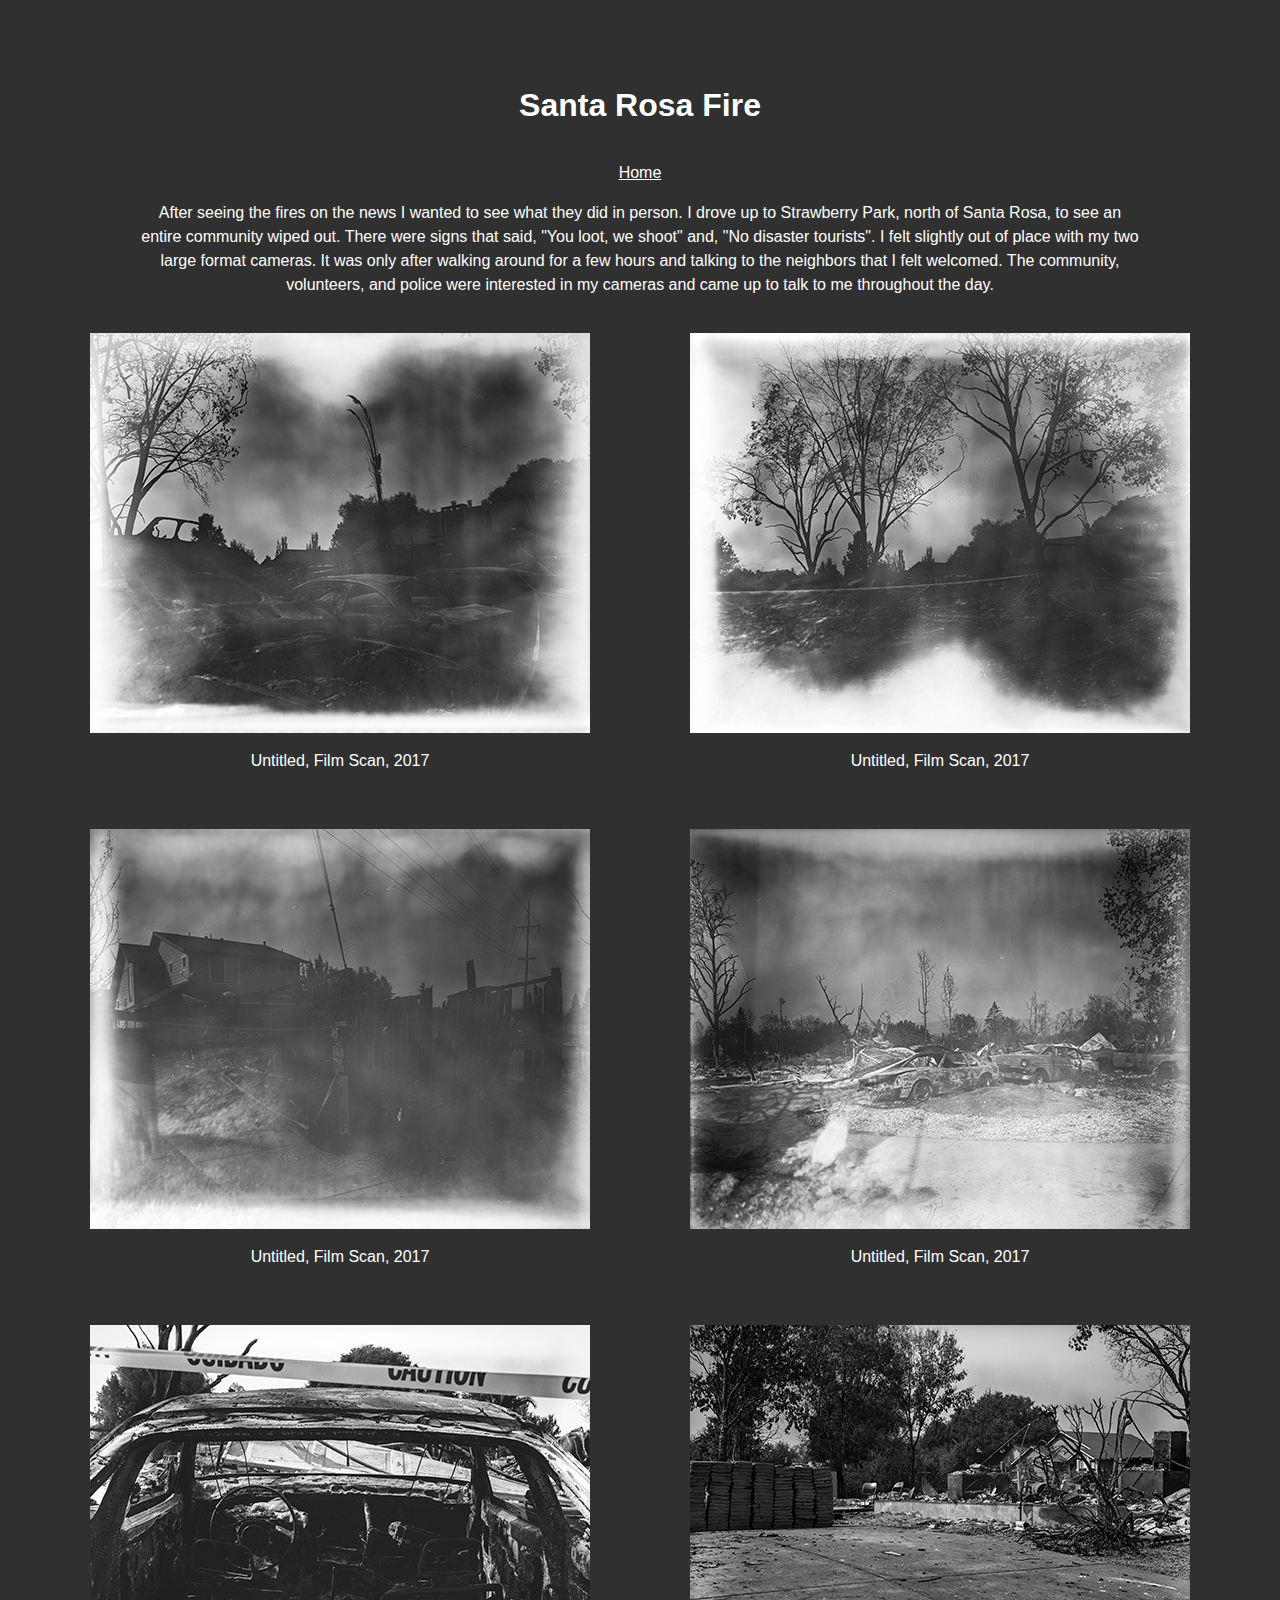
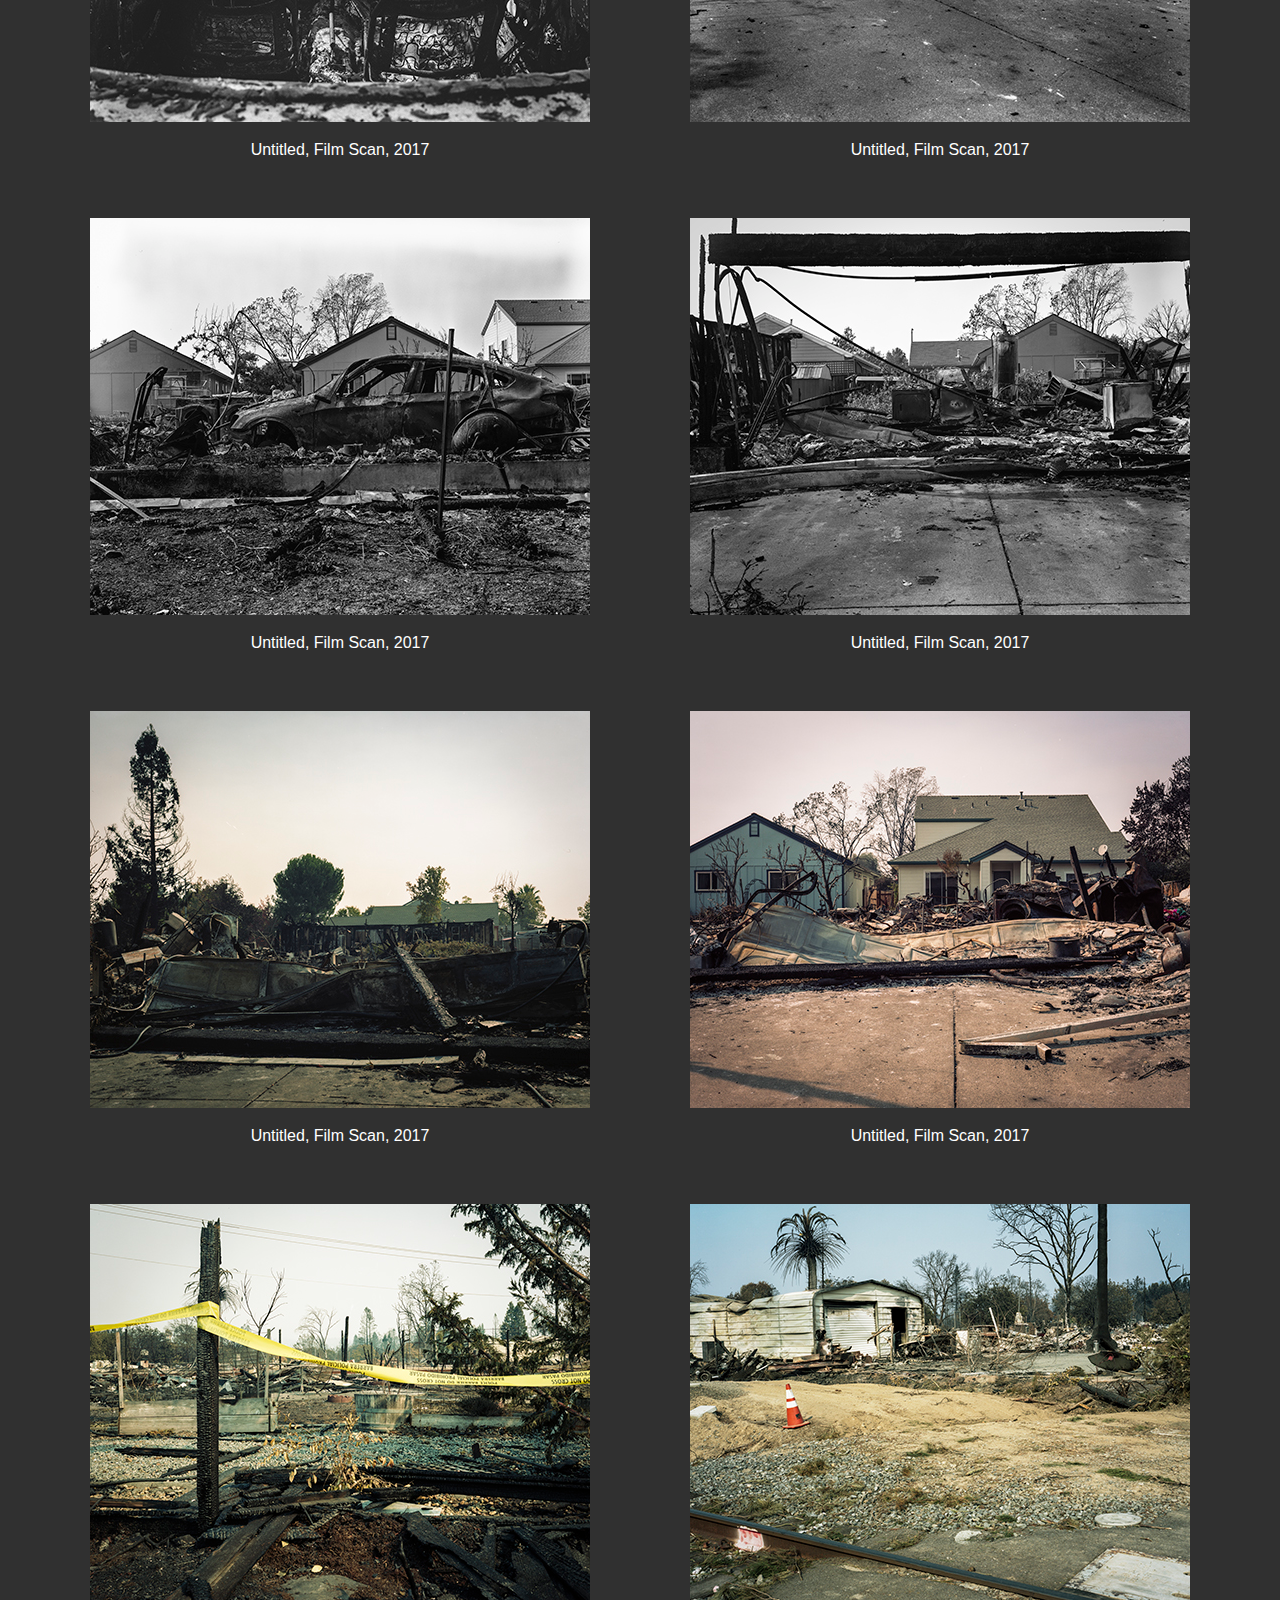
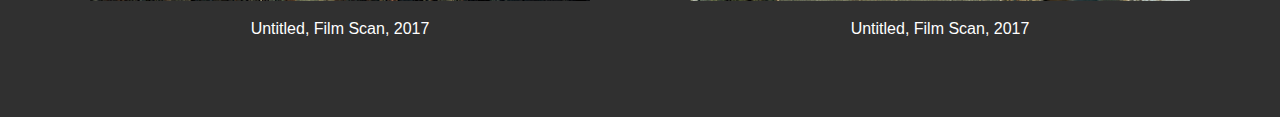
<file: santarosafire.html>
<!DOCTYPE html>

<html>

    <head>
        <title>Santa Rosa Fire</title>
        <link rel="stylesheet" type="text/css" href="css/main.css" >
    </head>

    <body>
      <h1>Santa Rosa Fire</h1>
        <a href="index.html"> Home </a>
      <p> After seeing the fires on the news I wanted to see what they did in person. I drove up to Strawberry Park, north of Santa Rosa, to see an entire community wiped out. There were signs that said, "You loot, we shoot" and, "No disaster tourists". I felt slightly out of place with my two large format cameras. It was only after walking around for a few hours and talking to the neighbors that I felt welcomed. The community, volunteers, and police were interested in my cameras and came up to talk to me throughout the day.  </p>

    <div id="alexpage1">
      <img src="images/fire/1.jpg" alt="Fine Art">
      <p> Untitled, Film Scan, 2017 </p>
    </div>

    <div id="alexpage2">
      <img src="images/fire/2.jpg" alt="Fine Art">
      <p> Untitled, Film Scan, 2017 </p>
    </div>

    <div id="alexpage3">
      <p> </p>
    </div>

    <div id="alexpage1">
      <img src="images/fire/3.jpg" alt="Fine Art">
      <p> Untitled, Film Scan, 2017 </p>
    </div>

    <div id="alexpage2">
      <img src="images/fire/4.jpg" alt="Fine Art">
      <p> Untitled, Film Scan, 2017 </p>
    </div>

    <div id="alexpage3">
      <p> </p>
    </div>

    <div id="alexpage1">
      <img src="images/fire/5.jpg" alt="Fine Art">
      <p> Untitled, Film Scan, 2017 </p>
    </div>

    <div id="alexpage2">
      <img src="images/fire/6.jpg" alt="Fine Art">
      <p> Untitled, Film Scan, 2017 </p>
    </div>

    <div id="alexpage3">
      <p> </p>
    </div>

    <div id="alexpage1">
      <img src="images/fire/7.jpg" alt="Fine Art">
      <p> Untitled, Film Scan, 2017 </p>
    </div>

    <div id="alexpage2">
      <img src="images/fire/8.jpg" alt="Fine Art">
      <p> Untitled, Film Scan, 2017 </p>
    </div>

    <div id="alexpage3">
      <p> </p>
    </div>

    <div id="alexpage1">
      <img src="images/fire/9.jpg" alt="Fine Art">
      <p> Untitled, Film Scan, 2017 </p>
    </div>

    <div id="alexpage2">
      <img src="images/fire/10.jpg" alt="Fine Art">
      <p> Untitled, Film Scan, 2017 </p>
    </div>

    <div id="alexpage3">
      <p> </p>
    </div>

    <div id="alexpage1">
      <img src="images/fire/11.jpg" alt="Fine Art">
      <p> Untitled, Film Scan, 2017 </p>
    </div>

    <div id="alexpage2">
      <img src="images/fire/12.jpg" alt="Fine Art">
      <p> Untitled, Film Scan, 2017 </p>
    </div>

    <div id="alexpage3">
      <p> </p>
    </div>

    </body>

</html>
</file>
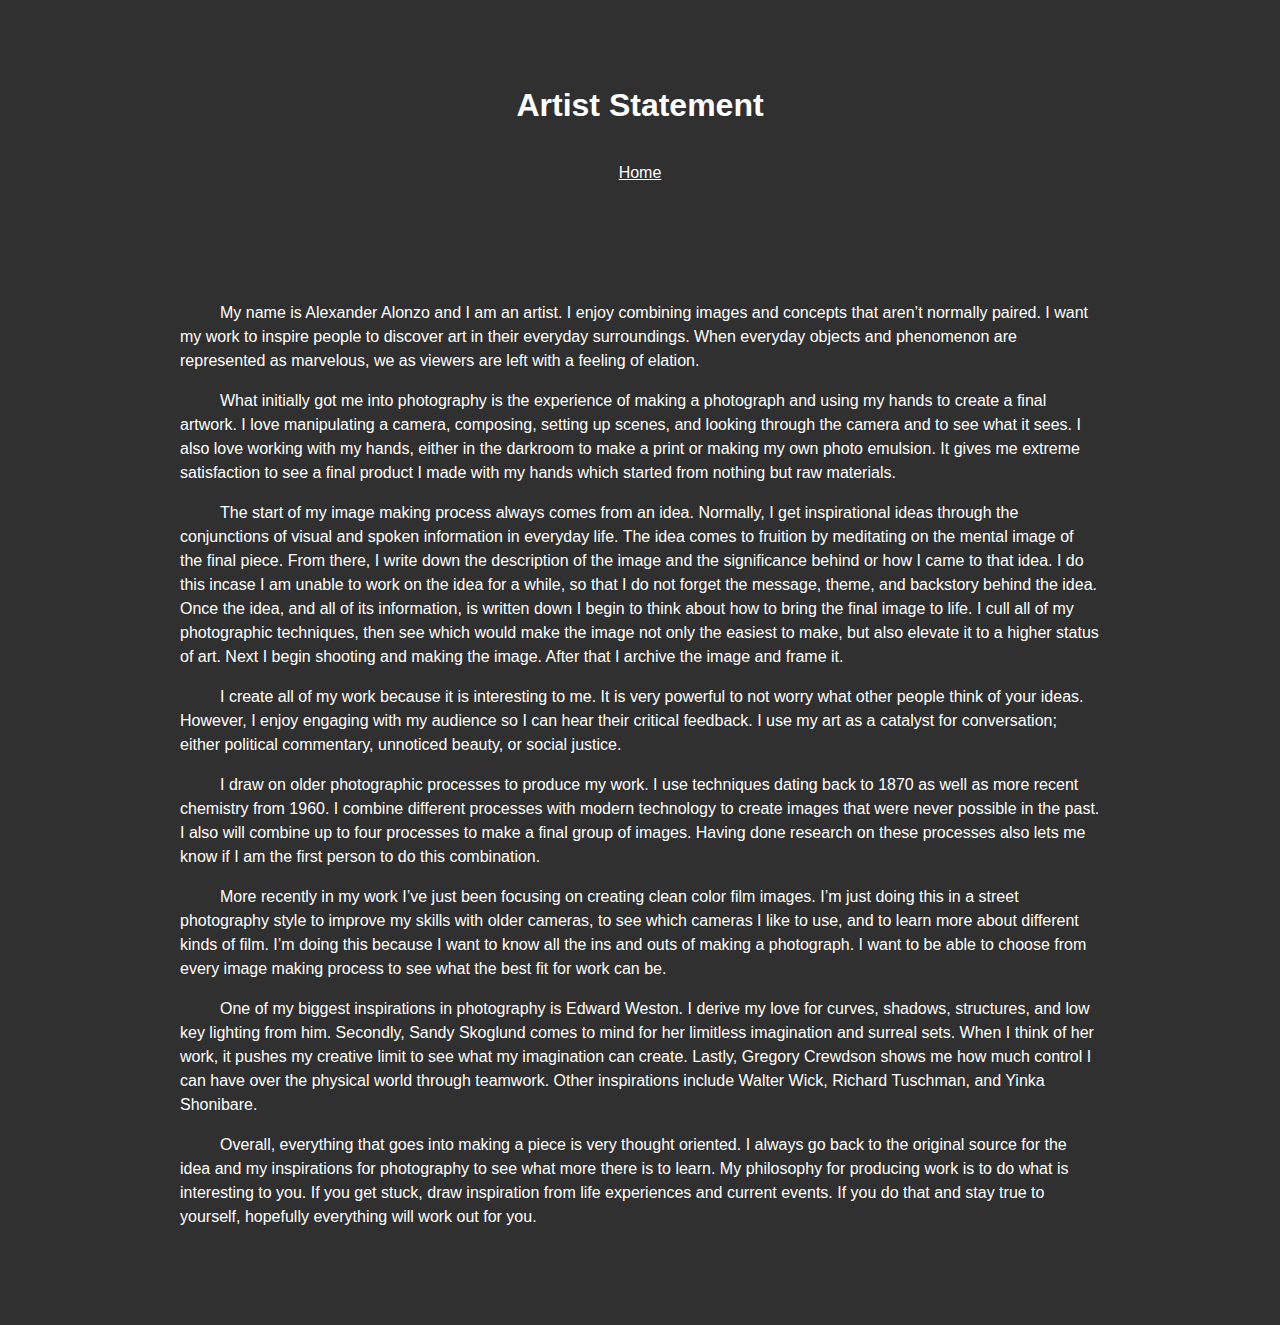
<file: statement.html>
<!DOCTYPE html>
<html lang="en" dir="ltr">
  <head>
    <meta charset="utf-8">
    <link rel="stylesheet" type="text/css" href="css/main.css">
    <title> Artist Statement </title>
  </head>
  <body>
    <h1> Artist Statement </h1>

    <a href="index.html"> Home </a>
    <!-- <a href="otherprojects.html"> Other Projects </a> -->

<div class="statement">
    <p>
      My name is Alexander Alonzo and I am an artist. I enjoy combining images and concepts that aren’t normally paired. I want my work to inspire people to discover art in their everyday surroundings. When everyday objects and phenomenon are represented as marvelous, we as viewers are left with a feeling of elation.
    </p>
    <p>
      What initially got me into photography is the experience of making a photograph and using my hands to create a final artwork. I love manipulating a camera, composing, setting up scenes, and looking through the camera and to see what it sees. I also love working with my hands, either in the darkroom to make a print or making my own photo emulsion. It gives me extreme satisfaction to see a final product I made with my hands which started from nothing but raw materials.
    </p>
    <p>
      The start of my image making process always comes from an idea. Normally, I get inspirational ideas through the conjunctions of visual and spoken information in everyday life. The idea comes to fruition by meditating on the mental image of the final piece. From there, I write down the description of the image and the significance behind or how I came to that idea. I do this incase I am unable to work on the idea for a while, so that I do not forget the message, theme, and backstory behind the idea. Once the idea, and all of its information, is written down I begin to think about how to bring the final image to life. I cull all of my photographic techniques, then see which would make the image not only the easiest to make, but also elevate it to a higher status of art. Next I begin shooting and making the image. After that I archive the image and frame it.
    </p>
    <p>
      I create all of my work because it is interesting to me. It is very powerful to not worry what other people think of your ideas. However, I enjoy engaging with my audience so I can hear their critical feedback. I use my art as a catalyst for conversation; either political commentary, unnoticed beauty, or social justice.
    </p>
    <p>
      I draw on older photographic processes to produce my work. I use techniques dating back to 1870 as well as more recent chemistry from 1960. I combine different processes with modern technology to create images that were never possible in the past. I also will combine up to four processes to make a final group of images. Having done research on these processes also lets me know if I am the first person to do this combination.
    </p>
    <p>
      More recently in my work I’ve just been focusing on creating clean color film images. I’m just doing this in a street photography style to improve my skills with older cameras, to see which cameras I like to use, and to learn more about different kinds of film. I’m doing this because I want to know all the ins and outs of making a photograph. I want to be able to choose from every image making process to see what the best fit for work can be.
    </p>
    <p>
      One of my biggest inspirations in photography is Edward Weston. I derive my love for curves, shadows, structures, and low key lighting from him. Secondly, Sandy Skoglund comes to mind for her limitless imagination and surreal sets. When I think of her work, it pushes my creative limit to see what my imagination can create. Lastly, Gregory Crewdson shows me how much control I can have over the physical world through teamwork. Other inspirations include Walter Wick, Richard Tuschman, and Yinka Shonibare.
    </p>
    <p>
      Overall, everything that goes into making a piece is very thought oriented. I always go back to the original source for the idea and my inspirations for photography to see what more there is to learn. My philosophy for producing work is to do what is interesting to you. If you get stuck, draw inspiration from life experiences and current events. If you do that and stay true to yourself, hopefully everything will work out for you.
    </p>
</div>
  </body>
</html>
</file>
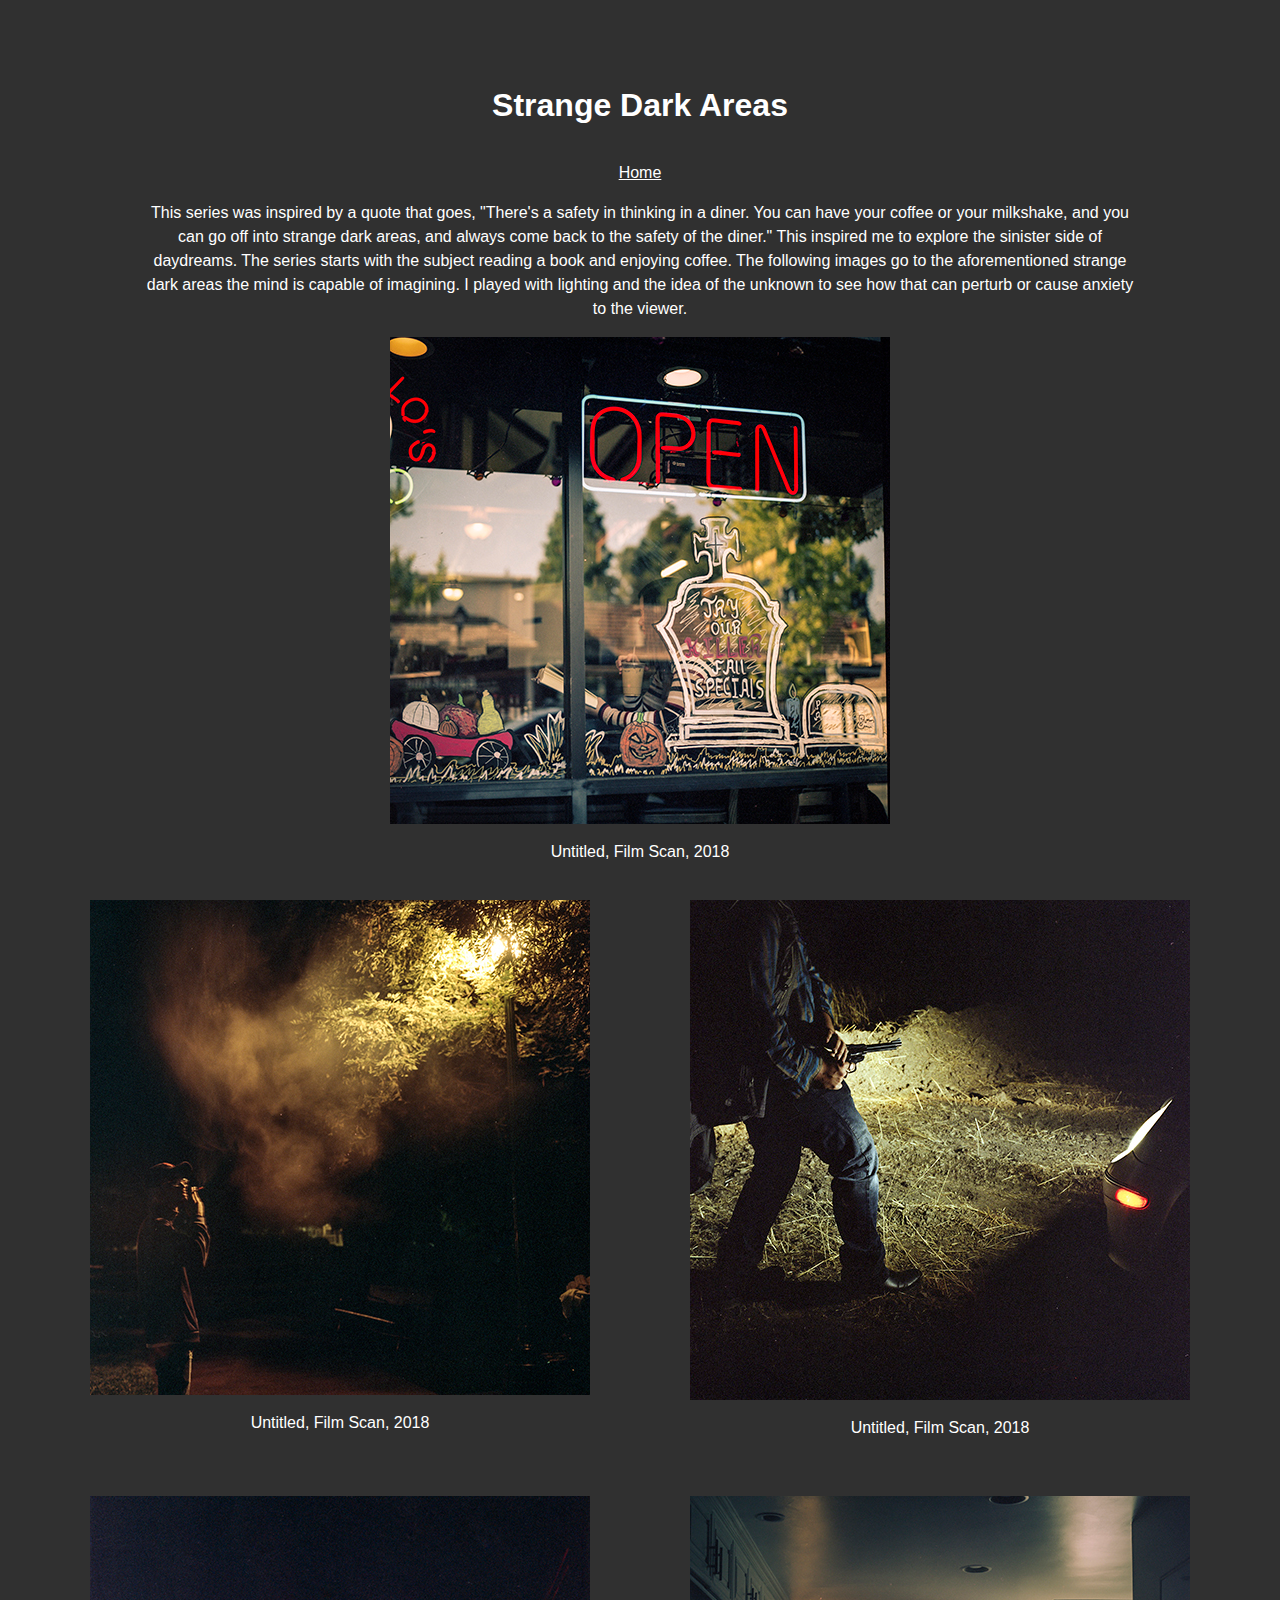
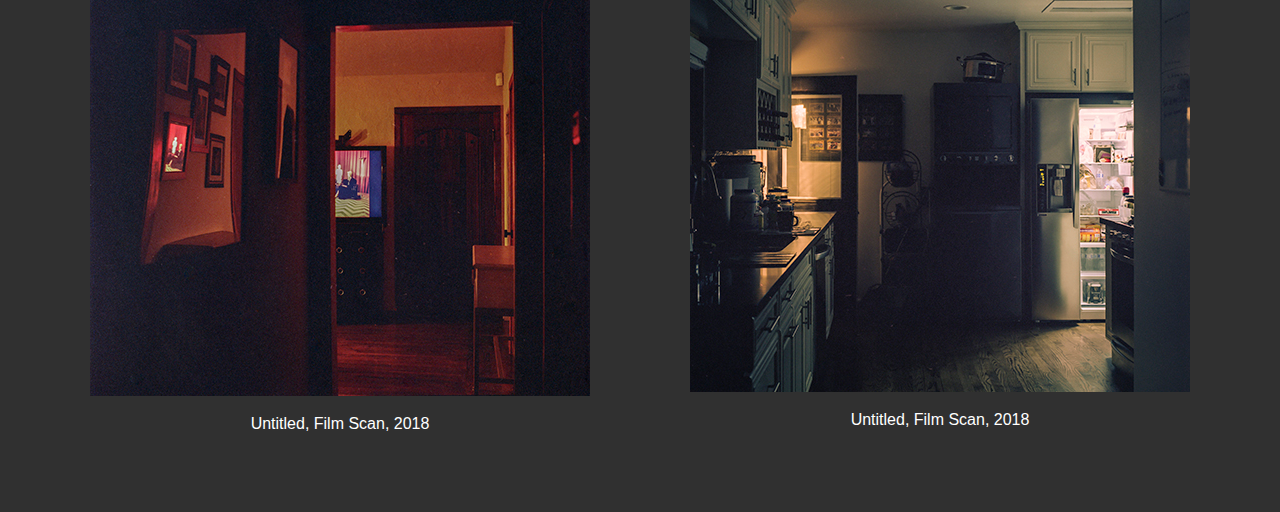
<file: strangedarkareas.html>
<!DOCTYPE html>

<html>

    <head>
        <title>Strange Dark Areas</title>
        <link rel="stylesheet" type="text/css" href="css/main.css" >
    </head>

    <body>
      <h1>Strange Dark Areas</h1>
        <a href="index.html"> Home </a>
      <p> This series was inspired by a quote that goes, "There's a safety in thinking in a diner. You can have your coffee or your milkshake, and you can go off into strange dark areas, and always come back to the safety of the diner." This inspired me to explore the sinister side of daydreams. The series starts with the subject reading a book and enjoying coffee. The following images go to the aforementioned strange dark areas the mind is capable of imagining. I played with lighting and the idea of the unknown to see how that can perturb or cause anxiety to the viewer. </p>

      <img src="images/strangedarkareas/1.jpg" alt="Fine Art" alt="Cafe">
      <p> Untitled, Film Scan, 2018 </p>

      <div id="alexpage0">
        <p> </p>
      </div>

    <div id="alexpage1">
      <img src="images/strangedarkareas/2.jpg" alt="Fine Art" alt="smoke">
      <p> Untitled, Film Scan, 2018 </p>
    </div>

    <div id="alexpage2">
      <img src="images/strangedarkareas/3.jpg" alt="Fine Art" alt="smoke">
      <p> Untitled, Film Scan, 2018 </p>
    </div>

    <div id="alexpage3">
      <p> </p>
    </div>

    <div id="alexpage1">
      <img src="images/strangedarkareas/4.jpg" alt="Fine Art" alt="smoke">
      <p> Untitled, Film Scan, 2018 </p>
    </div>

    <div id="alexpage2">
      <img src="images/strangedarkareas/5.jpg" alt="Fine Art" alt="smoke">
      <p> Untitled, Film Scan, 2018 </p>
    </div>

    <div id="alexpage3">
      <p> </p>
    </div>

    </body>

</html>
</file>
<file: css/main.css>
body {
  margin: 10px auto;
  max-width: 1000px;
  font-family: "Helvetica", "Arial", sans-serif;
  line-height: 1.5;
  padding: 30px 0px;
  text-align: center;
  background-color: #303030;
  color: white;
}

a:link{
  color: white;
  padding: 0px 5px 0px 5px;
}

a:visited{
  color: white;
}

h1 {
  padding: 20px 0px 10px 0px;
}

h3 {
  padding: 0px 0px -20px 0px;
}

h4 {
  padding: 0px 0px 10px 0px;
}

img {
  display: block;
  margin: 0px auto;
  text-align: center;
}

.links {
  padding: 0px 5px 0px 5px;
  text-align: center;
}

.statement {
  margin-top: 60px;
  padding: 40px;
  text-align: left;
  text-indent: 40px;
}

.portfolio-item {
  margin-top: 60px;
  padding: 20px;
  background-color: #303030;
}

#alexpage0{
	margin: 1%;
	width: 100%;
	clear: both;
	text-align: center;
	color: black
}

#alexpage1{
	float:left;
	margin: 2% -5%;
	width: 50%;
  padding: 0px 0px 0px 0px;
}

#alexpage2{
	float:right;
	margin: 2% -5%;
	width: 50%;
  padding: 0px 0px 0px 0px;
}

#alexpage3{
	margin: 1%;
	width: 100%;
	clear: both;
	text-align: center;
	color: black
}

#alexLandscapeRight{
	float:right;
	margin: 10% -5% 2% -5%;
	width: 50%;
  padding: 0px 0px 0px 0px;
}

#alexLandscapeRight2{
	float:right;
	margin: 7% -5% 2% -5%;
	width: 50%;
  padding: 0px 0px 0px 100px;
}

#alexLandscapeLeft{
	float:left;
	margin: 7% -5% 2% -5%;
	width: 50%;
  padding: 0px 0px 0px 0px;
}

/*  Creates box layout model to all elements, but allowing components to change */
   * {
     box-sizing: border-box;
   }

   /* Create three equal columns that float next to each other */
     .column {
       float: left;
       width: 33.33%;
       padding: 10px;
     }

   /* Clear floats after the columns */
     .row:after {
       content: "";
       display: table;
       clear: both;
     }

   /* Styles the description text under each  */
     .desc {
       padding: 10px;
       font-size: 18pt;
       text-align: center;
     }

/* overlay darken */

img:hover {
  opacity: .5;
  transition: .5s ease;
  background-color: inherit;
}
</file>
